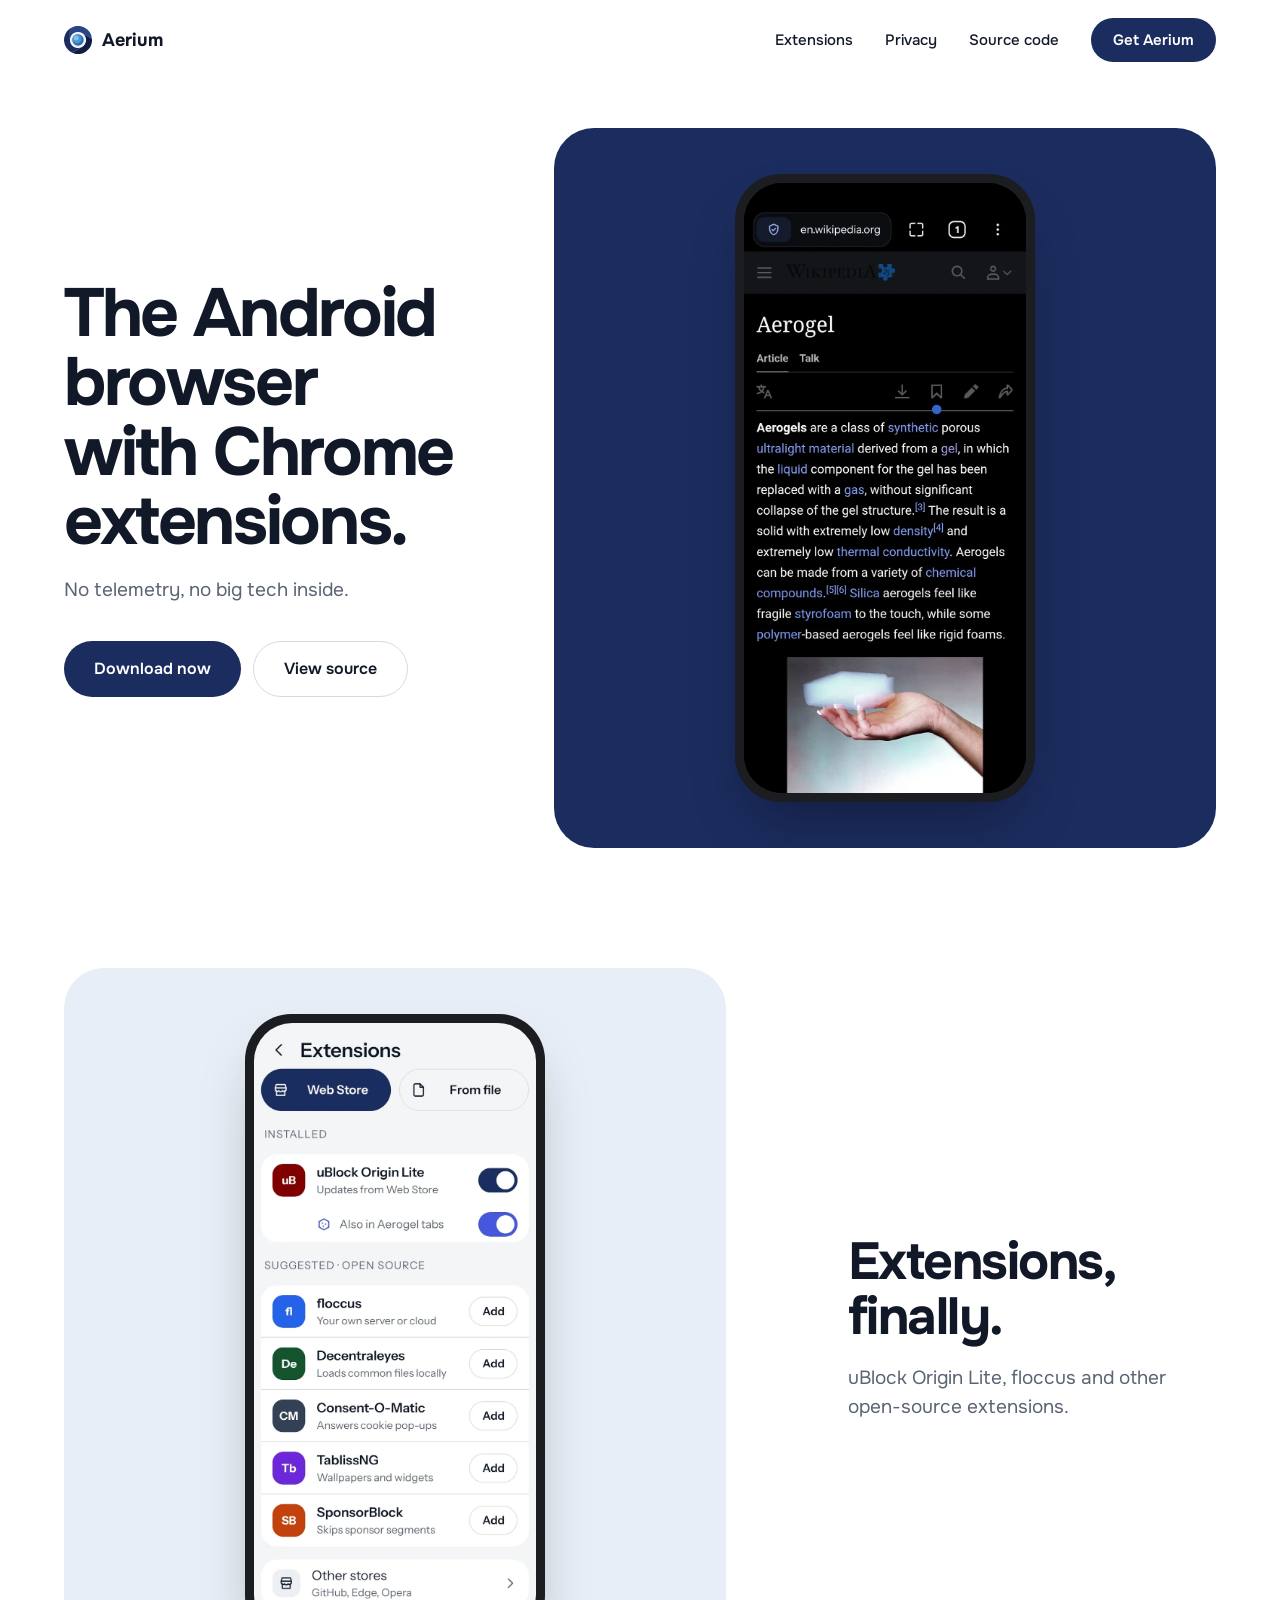
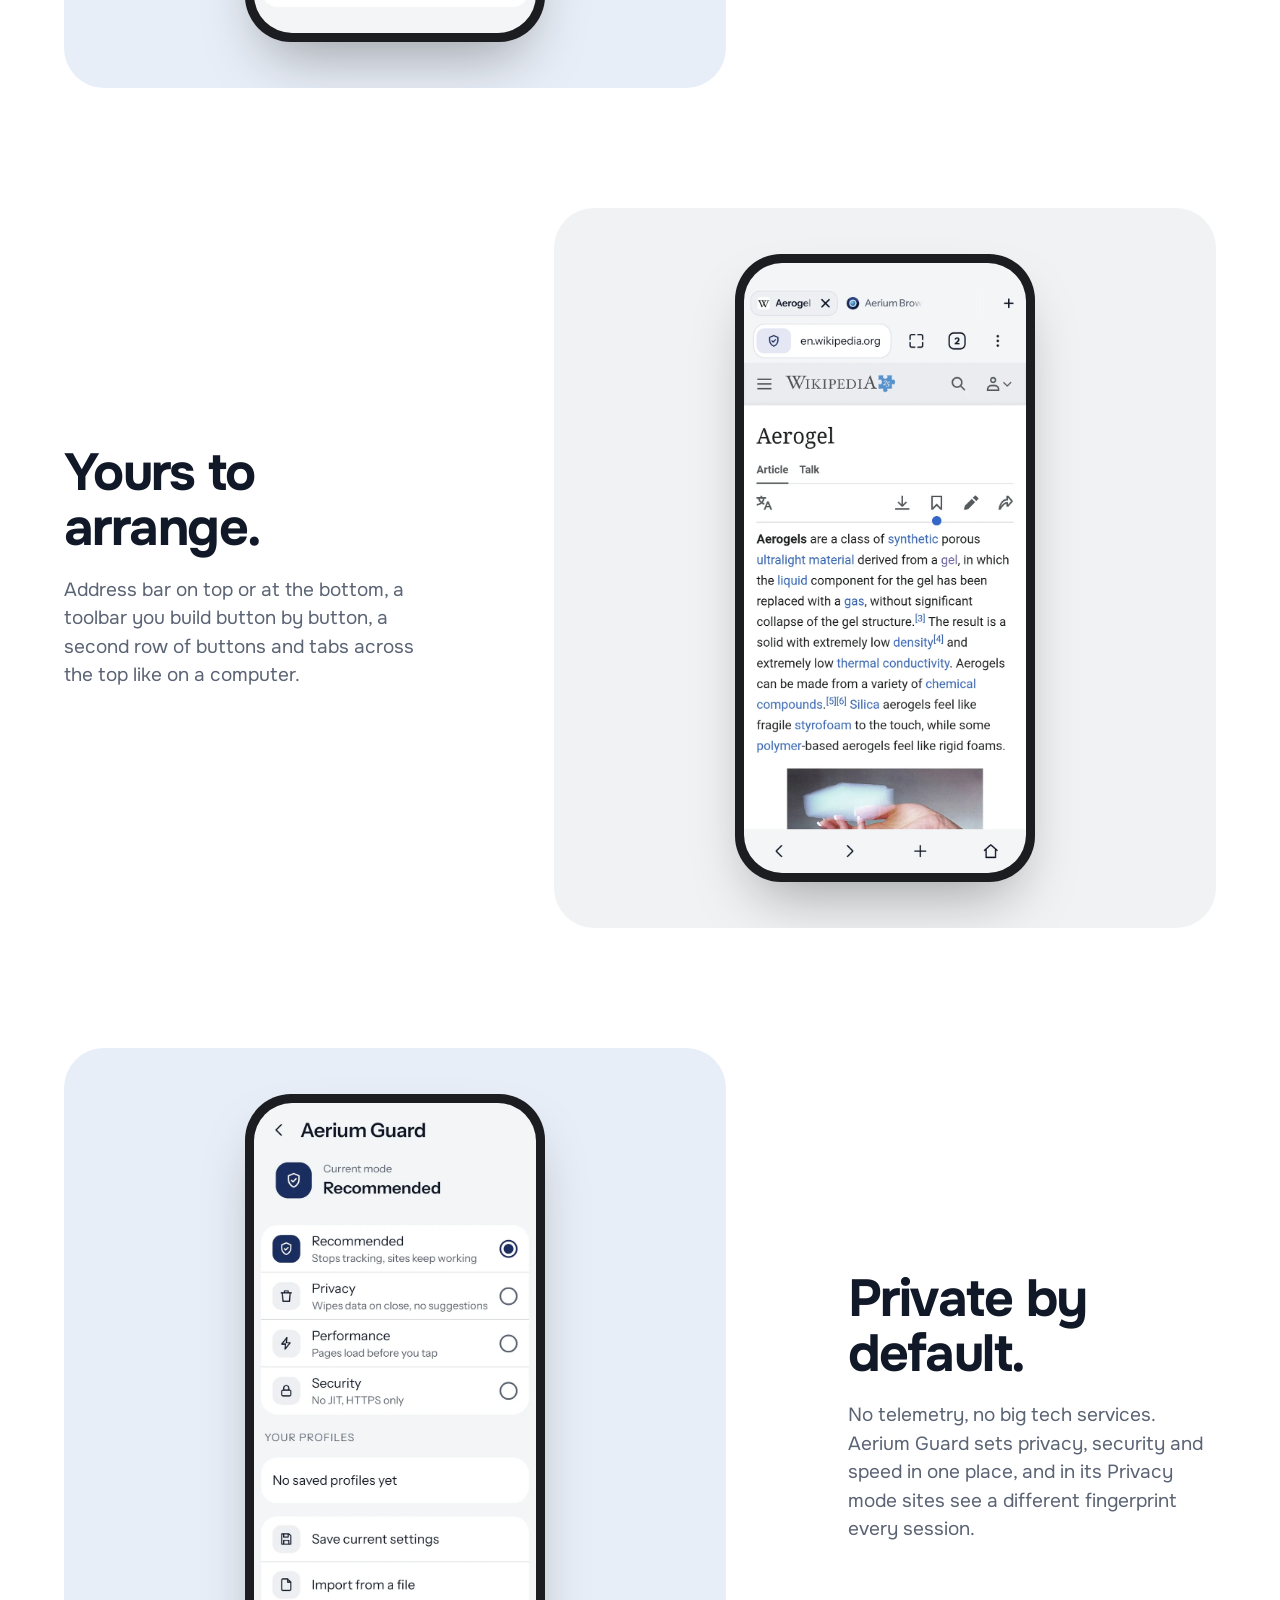
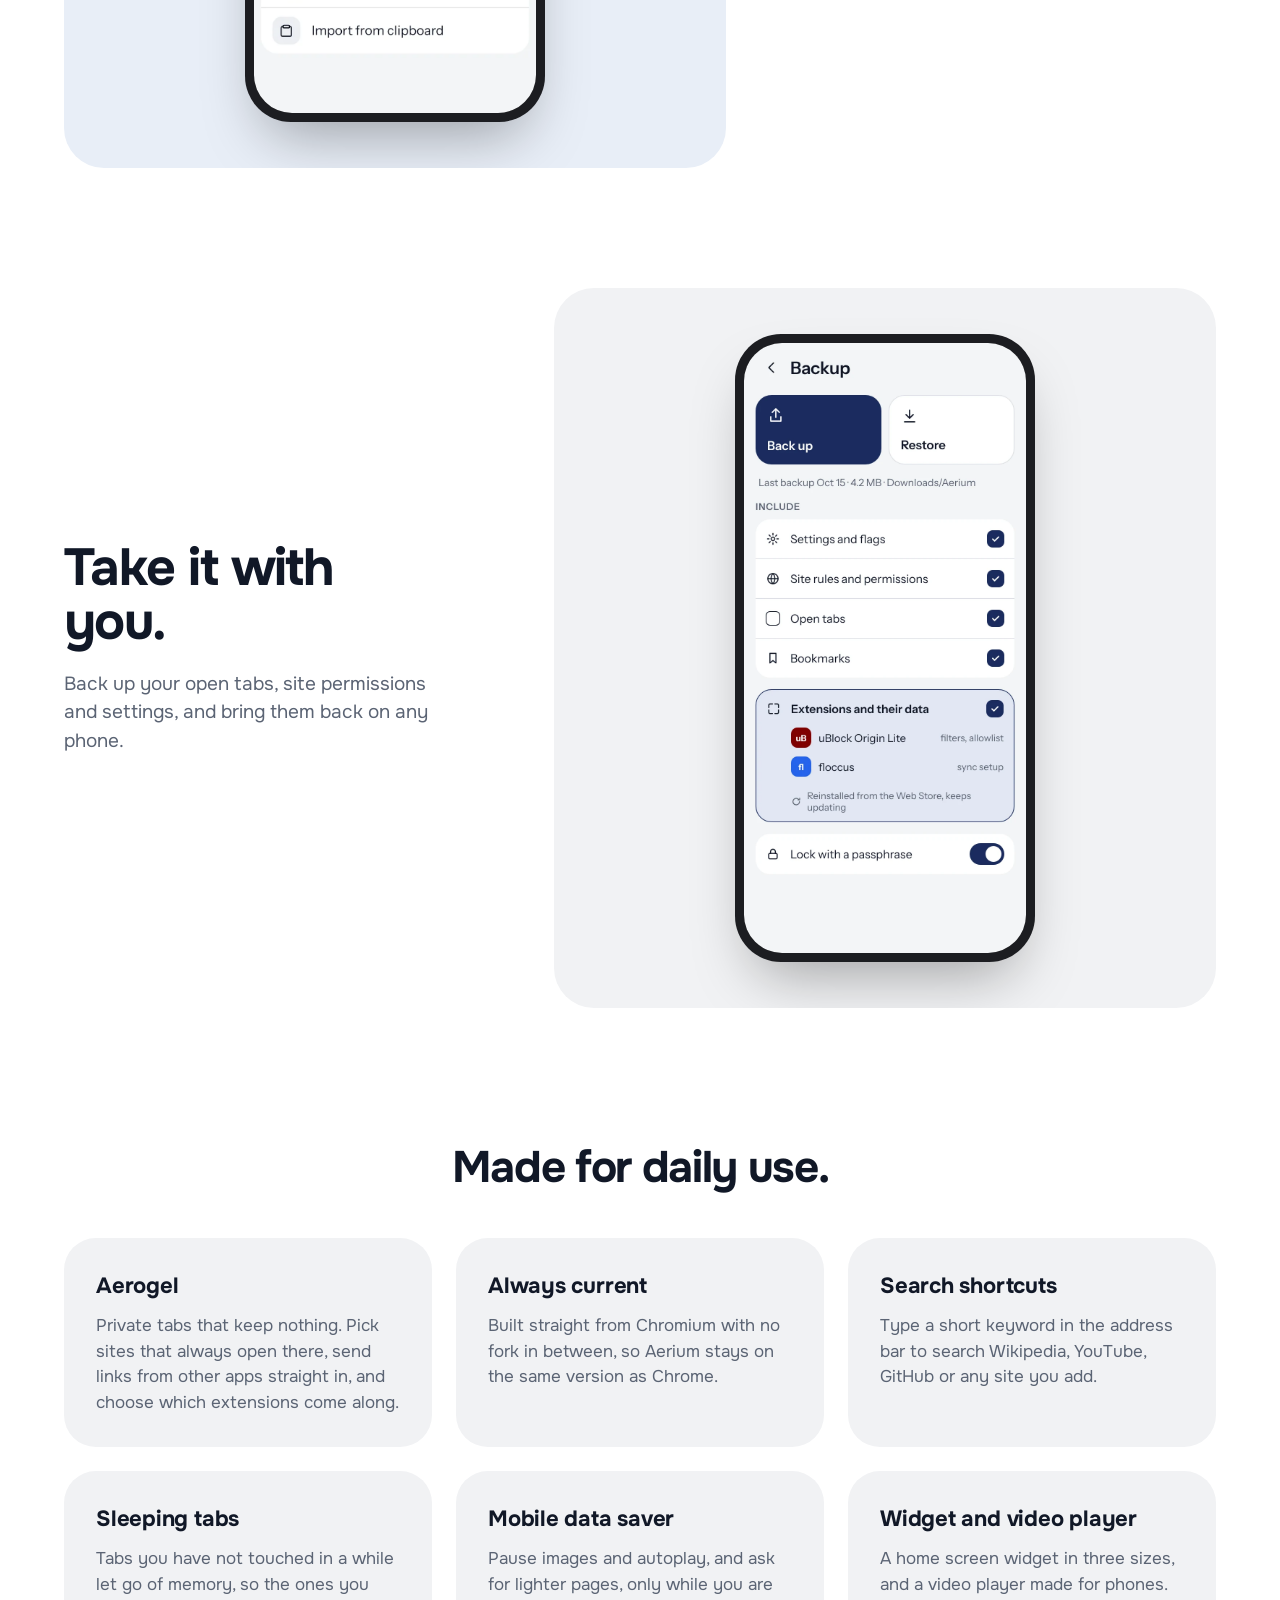
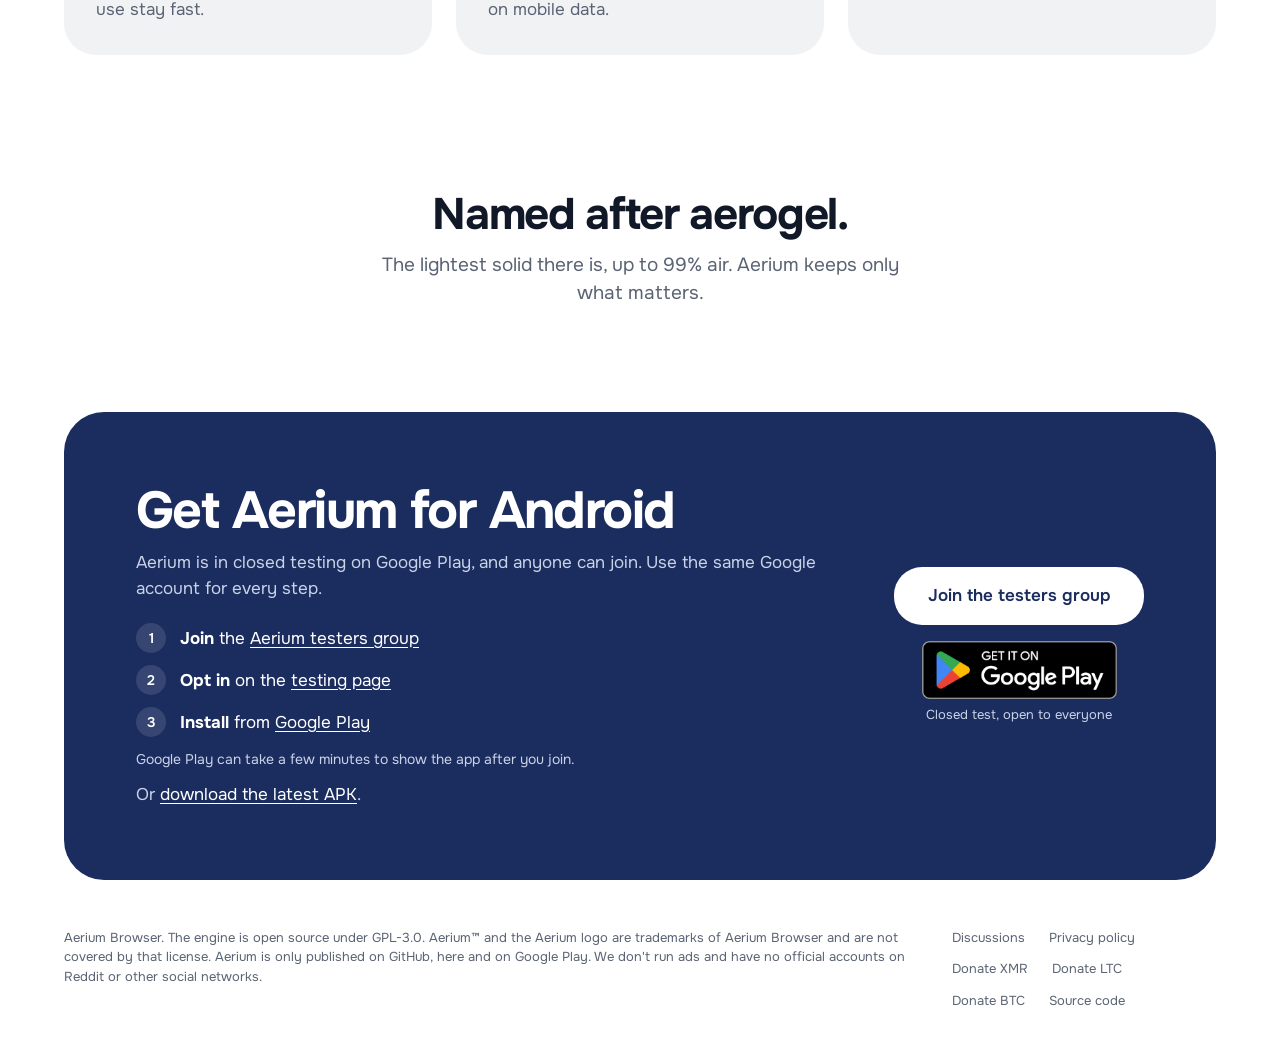
<file: index.html>
<!DOCTYPE html>
<html lang="en">
<head>
<meta charset="UTF-8">
<meta name="viewport" content="width=device-width, initial-scale=1.0">
<title>Aerium Browser: private Android browser with extensions</title>
<meta name="description" content="Free Android browser on an open source engine, with desktop extensions and uBlock Origin Lite built in. No telemetry, no big tech inside.">
<meta name="application-name" content="Aerium">
<meta name="apple-mobile-web-app-title" content="Aerium">
<meta name="theme-color" content="#ffffff" media="(prefers-color-scheme: light)">
<meta name="theme-color" content="#0e1116" media="(prefers-color-scheme: dark)">
<meta property="og:type" content="website">
<meta property="og:site_name" content="Aerium">
<meta property="og:url" content="https://aeriumbrowser.com/">
<meta property="og:title" content="Aerium Browser: private Android browser with extensions">
<meta property="og:description" content="Desktop extensions on Android. No telemetry, no big tech inside.">
<meta property="og:image" content="https://aeriumbrowser.com/brand/social-card.png">
<meta property="og:image:width" content="1200">
<meta property="og:image:height" content="630">
<meta property="og:image:alt" content="Aerium logo with the text: private Android browser with desktop extensions and uBlock Origin Lite">
<meta name="twitter:card" content="summary_large_image">
<meta name="twitter:title" content="Aerium Browser: private Android browser with extensions">
<meta name="twitter:description" content="Desktop extensions on Android. No telemetry, no big tech inside.">
<meta name="twitter:image" content="https://aeriumbrowser.com/brand/social-card.png">
<meta name="robots" content="index, follow, max-image-preview:large, max-snippet:-1">
<link rel="canonical" href="https://aeriumbrowser.com/">
<meta name="color-scheme" content="light dark">
<link rel="icon" href="/favicon.ico" sizes="48x48">
<link rel="icon" href="/favicon.svg" type="image/svg+xml">
<link rel="icon" href="/favicon-96.png" type="image/png" sizes="96x96">
<link rel="apple-touch-icon" href="/apple-touch-icon.png">
<link rel="manifest" href="/site.webmanifest">
<link rel="preload" href="/fonts/onest-latin.woff2" as="font" type="font/woff2" crossorigin>
<script>document.documentElement.classList.add("js")</script>
<script type="application/ld+json">
{
  "@context": "https://schema.org",
  "@graph": [
    {
      "@type": "WebSite",
      "@id": "https://aeriumbrowser.com/#website",
      "name": "Aerium",
      "alternateName": [
        "Aerium Browser",
        "aeriumbrowser.com"
      ],
      "url": "https://aeriumbrowser.com/",
      "inLanguage": "en",
      "publisher": {
        "@id": "https://aeriumbrowser.com/#org"
      }
    },
    {
      "@type": "Organization",
      "@id": "https://aeriumbrowser.com/#org",
      "name": "Aerium Browser",
      "url": "https://aeriumbrowser.com/",
      "logo": "https://aeriumbrowser.com/icon-512.png",
      "sameAs": [
        "https://github.com/aerium-browser"
      ]
    },
    {
      "@type": "SoftwareApplication",
      "@id": "https://aeriumbrowser.com/#app",
      "name": "Aerium",
      "alternateName": "Aerium Browser",
      "url": "https://aeriumbrowser.com/",
      "image": "https://aeriumbrowser.com/icon-512.png",
      "screenshot": [
        "https://aeriumbrowser.com/shots/browse-black.webp",
        "https://aeriumbrowser.com/shots/extensions.webp",
        "https://aeriumbrowser.com/shots/tabs-toolbar.webp",
        "https://aeriumbrowser.com/shots/settings-guard.webp",
        "https://aeriumbrowser.com/shots/settings-backup.webp"
      ],
      "applicationCategory": "BrowserApplication",
      "operatingSystem": "Android",
      "processorRequirements": "arm64",
      "description": "Aerium is a free Android browser on an open source Chromium engine that runs desktop extensions, with no telemetry and no big tech services.",
      "featureList": [
        "Desktop extensions from the Chrome Web Store",
        "uBlock Origin Lite ad blocking",
        "No telemetry",
        "True black dark mode",
        "Aerium Guard privacy, security and speed options",
        "Backup and restore of tabs, site permissions and settings",
        "Background media playback",
        "Address bar on top or at the bottom, with a toolbar you build yourself",
        "Desktop style tabs",
        "Per-site cookie and data clearing rules"
      ],
      "isAccessibleForFree": true,
      "license": "https://github.com/aerium-browser/aerium-browser-core/blob/main/LICENSE",
      "creator": {
        "@id": "https://aeriumbrowser.com/#org"
      },
      "offers": {
        "@type": "Offer",
        "price": "0",
        "priceCurrency": "USD"
      },
      "downloadUrl": [
        "https://play.google.com/store/apps/details?id=com.aeriumbrowser.android",
        "https://github.com/aerium-browser/aerium-browser-core/releases/latest"
      ],
      "sameAs": [
        "https://github.com/aerium-browser/aerium-browser-core",
        "https://play.google.com/store/apps/details?id=com.aeriumbrowser.android",
        "https://alternativeto.net/software/aerium-browser/about/"
      ]
    }
  ]
}
</script>
<style>
 @font-face{font-family:"Onest"; font-style:normal; font-weight:100 900; font-display:swap; src:url(/fonts/onest-latin.woff2) format("woff2"); unicode-range:U+0000-00FF,U+0131,U+0152-0153,U+02BB-02BC,U+02C6,U+02DA,U+02DC,U+0304,U+0308,U+0329,U+2000-206F,U+20AC,U+2122,U+2191,U+2193,U+2212,U+2215,U+FEFF,U+FFFD}
 @font-face{font-family:"Onest"; font-style:normal; font-weight:100 900; font-display:swap; src:url(/fonts/onest-latin-ext.woff2) format("woff2"); unicode-range:U+0100-02BA,U+02BD-02C5,U+02C7-02CC,U+02CE-02D7,U+02DD-02FF,U+0304,U+0308,U+0329,U+1D00-1DBF,U+1E00-1E9F,U+1EF2-1EFF,U+2020,U+20A0-20AB,U+20AD-20C0,U+2113,U+2C60-2C7F,U+A720-A7FF}
 :root{
  --bg:#ffffff; --fg:#111827; --dim:#5b6474; --line:#d5d9e0;
  --navy:#1b2c5e; --on-navy:#ffffff; --on-navy-dim:#c9d3e8;
  --panel-a:#e8eef7; --panel-b:#f1f2f4;
 }
 @media (prefers-color-scheme:dark){
  :root{
   --bg:#0e1116; --fg:#eef1f6; --dim:#a3abba; --line:#2a303b;
   --navy:#22386f; --on-navy-dim:#c9d3e8;
   --panel-a:#16202f; --panel-b:#171a20;
  }
 }
 *{box-sizing:border-box}
 html{scroll-behavior:smooth; scrollbar-width:thin; scrollbar-color:rgba(128,128,128,.4) transparent}
 ::-webkit-scrollbar{width:8px; height:8px; background:transparent}
 ::-webkit-scrollbar-track{background:transparent}
 ::-webkit-scrollbar-thumb{background:rgba(128,128,128,.4); border-radius:8px; border:2px solid transparent; background-clip:content-box}
 ::-webkit-scrollbar-thumb:hover{background-color:rgba(128,128,128,.65)}
 body{margin:0; background:var(--bg); color:var(--fg); font-family:"Onest",system-ui,-apple-system,"Segoe UI",sans-serif; line-height:1.5; -webkit-font-smoothing:antialiased}
 a{color:inherit}
 img{max-width:100%}
 .wrap{max-width:1440px; margin:0 auto; padding:0 64px}

 header{height:80px; display:flex; align-items:center; justify-content:space-between}
 .brand{display:flex; align-items:center; gap:10px; text-decoration:none; font-size:18px; font-weight:700}
 nav{display:flex; align-items:center; gap:32px; font-size:15px; font-weight:500}
 nav a{text-decoration:none}
 header nav a:not(.pill):hover{color:var(--dim)}

 .pill{display:inline-flex; align-items:center; justify-content:center; height:44px; padding:0 22px; border-radius:22px; background:var(--navy); color:var(--on-navy); font-weight:600; text-decoration:none; white-space:nowrap}
 .btn{display:inline-flex; align-items:center; justify-content:center; height:56px; padding:0 30px; border-radius:28px; font-size:16px; font-weight:600; text-decoration:none; white-space:nowrap; transition:opacity .15s}
 .btn:hover{opacity:.88}
 .btn-primary{background:var(--navy); color:var(--on-navy)}
 .btn-ghost{border:1px solid var(--line)}
 .btn-light{background:#ffffff; color:#1b2c5e; height:58px; padding:0 34px; font-size:17px}
 .ctas{display:flex; gap:12px; margin-top:36px}

 .row{display:grid; grid-template-columns:repeat(12,minmax(0,1fr)); column-gap:24px; align-items:center; padding-top:120px}
 .row.hero{padding-top:48px}
 .row .text{grid-column:span 4}
 .row.hero .text{grid-column:span 5}
 .row .panel{grid-column:6 / span 7}
 .row.flip .panel{grid-column:1 / span 7; grid-row:1}
 .row.flip .text{grid-column:9 / span 4}
 h1{margin:0; font-size:68px; font-weight:700; line-height:1.02; letter-spacing:-.035em; text-wrap:balance}
 h2{margin:0; font-size:52px; font-weight:700; line-height:1.05; letter-spacing:-.03em}
 .lead{margin:24px 0 0; font-size:20px; color:var(--dim)}
 .row p{margin:20px 0 0; font-size:19px; color:var(--dim)}

 .panel{height:720px; border-radius:40px; display:flex; align-items:center; justify-content:center; overflow:hidden}
 .panel.navy{background:var(--navy)}
 .panel.a{background:var(--panel-a)}
 .panel.b{background:var(--panel-b)}
 .phone{width:300px; padding:9px; border-radius:46px; background:#1c1d21; box-shadow:0 30px 60px -20px rgba(0,0,0,.35)}
 .phone img{display:block; width:282px; height:610px; object-fit:cover; object-position:top; border-radius:38px; background:#000}

 .more{padding-top:136px}
 .more h2{font-size:44px; text-align:center}
 .more .grid{display:grid; grid-template-columns:repeat(3,minmax(0,1fr)); gap:24px; margin-top:48px}
 .more .card{padding:32px; border-radius:32px; background:var(--panel-b)}
 .more h3{margin:0; font-size:22px; font-weight:700; letter-spacing:-.01em}
 .more p{margin:10px 0 0; font-size:17px; color:var(--dim)}

 .aerogel{padding-top:136px; text-align:center}
 .aerogel h2{font-size:44px}
 .aerogel p{margin:14px auto 0; max-width:520px; font-size:19px; color:var(--dim)}

 .get{margin-top:104px; padding:72px; border-radius:40px; background:var(--navy); color:var(--on-navy); display:flex; align-items:center; justify-content:space-between; gap:32px}
 .get p{margin:12px 0 0; font-size:17px; color:var(--on-navy-dim)}
 .get .steps{list-style:none; margin:22px 0 0; padding:0; display:flex; flex-direction:column; gap:12px; font-size:17px; color:var(--on-navy)}
 .get .steps li{display:flex; align-items:center; gap:14px}
 .get .steps span{flex:none; width:30px; height:30px; border-radius:50%; display:grid; place-items:center; background:rgba(255,255,255,.12); font-size:14px; font-weight:600}
 .get .steps a{color:var(--on-navy); text-decoration:underline; text-underline-offset:3px}
 .get .steps a:hover{color:#ffffff}
 .get .note{font-size:14px}
 .get .apk a{color:var(--on-navy); text-decoration:underline; text-underline-offset:3px}
 .get .apk a:hover{color:#ffffff}
 .get .side{display:flex; flex-direction:column; align-items:center; gap:16px; flex-shrink:0}
 .play{display:flex; flex-direction:column; align-items:center; gap:6px; font-size:13px; color:var(--on-navy-dim)}
 .play img{display:block; width:195px; height:58px}
 .play span a{color:var(--on-navy)}

 footer{padding:48px 0 40px; display:flex; justify-content:space-between; gap:24px; font-size:13px; color:var(--dim)}
 footer nav{gap:12px 24px; flex-wrap:wrap; font-size:13px; font-weight:400}
 footer nav a:hover{color:var(--fg)}

 html.js .row .text, html.js .row .panel, html.js .aerogel, html.js .get{opacity:0; transform:translateY(40px); transition:opacity .9s cubic-bezier(.2,.7,.2,1), transform .9s cubic-bezier(.2,.7,.2,1)}
 html.js .row .panel{transition-delay:.12s}
 html.js .row .text.in, html.js .row .panel.in, html.js .aerogel.in, html.js .get.in{opacity:1; transform:none}
 @supports (animation-timeline: view()){
  .row:not(.hero) .phone{animation:phone-rise linear both; animation-timeline:view(); animation-range:entry 0% cover 50%}
  .hero .phone{animation:phone-drift linear both; animation-timeline:scroll(root); animation-range:0 100vh}
 }
 @keyframes phone-rise{from{transform:translateY(90px) scale(.94)} to{transform:none}}
 @keyframes phone-drift{from{transform:none} to{transform:translateY(-40px)}}
 @media (prefers-reduced-motion:reduce){
  html{scroll-behavior:auto}
  html.js .row .text, html.js .row .panel, html.js .aerogel, html.js .get{opacity:1; transform:none; transition:none}
  .phone{animation:none !important}
 }

 @media (max-width:1100px){
  .more .grid{grid-template-columns:repeat(2,minmax(0,1fr))}
  h1{font-size:56px}
  h2{font-size:44px}
  .panel{height:680px}
 }
 @media (max-width:900px){
  .wrap{padding:0 24px}
  header{height:60px}
  header nav a:not(.pill){display:none}
  .row, .row.flip{display:flex; flex-direction:column; align-items:stretch; padding-top:64px}
  .row.hero{padding-top:32px}
  .row .panel, .row.flip .panel{margin:28px -8px 0; height:680px; border-radius:32px}
  .row.flip .text{order:-1}
  h1{font-size:40px; line-height:1.05}
  h2{font-size:32px}
  .lead, .row p{font-size:17px; margin-top:14px}
  .ctas{flex-direction:column; margin-top:28px}
  .btn{height:52px}
  .more{padding-top:64px}
  .more h2{font-size:32px; text-align:left}
  .more .grid{grid-template-columns:1fr; gap:12px; margin-top:28px}
  .more .card{padding:24px; border-radius:24px}
  .more h3{font-size:19px}
  .more p{font-size:15px}
  .aerogel{padding-top:64px; text-align:left}
  .aerogel h2{font-size:32px}
  .aerogel p{margin-left:0; font-size:17px}
  .get{margin:56px -8px 0; padding:40px 24px; border-radius:28px; flex-direction:column; align-items:stretch}
  .get h2{font-size:30px}
  .get p{font-size:15px}
  .get .steps{font-size:15px}
  .get .side{align-items:stretch}
  .play img{width:175px; height:52px}
  .btn-light{height:52px}
  footer{flex-direction:column-reverse; padding:32px 0}
 }
</style>
</head>
<body>
<div class="wrap">

<header>
 <a class="brand" href="/">
  <svg width="28" height="28" viewBox="0 0 512 512" aria-hidden="true"><path d="M330 384.17 149.1 488.61A256 256 0 0 1 108 47.12L108 256A148 148 0 0 0 330 384.17Z" fill="#1B2C5E"/><path d="M108 256 108 47.12A256 256 0 0 1 510.9 232.27L330 127.83A148 148 0 0 0 108 256Z" fill="#2A4485"/><path d="M330 127.83 510.9 232.27A256 256 0 0 1 149.1 488.61L330 384.17A148 148 0 0 0 330 127.83Z" fill="#111C42"/><circle cx="256" cy="256" r="134" fill="#E9F1FB"/><circle cx="256" cy="256" r="104" fill="#2C6BAE"/><circle cx="238" cy="236" r="82" fill="#4C97CF"/><circle cx="222" cy="218" r="46" fill="#7FC4E4"/></svg>
  Aerium
 </a>
 <nav>
  <a href="#extensions">Extensions</a>
  <a href="#privacy">Privacy</a>
  <a href="https://github.com/aerium-browser/aerium-browser-core">Source code</a>
  <a class="pill" href="#download">Get Aerium</a>
 </nav>
</header>

<main>
<section class="row hero">
 <div class="text">
  <h1>The Android browser with Chrome extensions.</h1>
  <p class="lead">No telemetry, no big tech inside.</p>
  <div class="ctas">
   <a class="btn btn-primary" href="#download">Download now</a>
   <a class="btn btn-ghost" href="https://github.com/aerium-browser/aerium-browser-core">View source</a>
  </div>
 </div>
 <div class="panel navy">
  <div class="phone"><img src="/shots/browse-black.webp" width="282" height="610" alt="Aerium in the true black theme, showing a Wikipedia article with the address bar on top"></div>
 </div>
</section>

<section class="row flip" id="extensions">
 <div class="panel a">
  <div class="phone"><img src="/shots/extensions.webp" width="282" height="610" loading="lazy" alt="Aerium extensions screen with uBlock Origin Lite installed, the Aerogel switch and open source suggestions"></div>
 </div>
 <div class="text">
  <h2>Extensions, finally.</h2>
  <p>uBlock Origin Lite, floccus and other open-source extensions.</p>
 </div>
</section>

<section class="row" id="yours">
 <div class="text">
  <h2>Yours to arrange.</h2>
  <p>Address bar on top or at the bottom, a toolbar you build button by button, a second row of buttons and tabs across the top like on a computer.</p>
 </div>
 <div class="panel b">
  <div class="phone"><img src="/shots/tabs-toolbar.webp" width="282" height="610" loading="lazy" alt="Aerium with desktop style tabs across the top, the address bar and a second row of back, forward, new tab and home buttons"></div>
 </div>
</section>

<section class="row flip" id="privacy">
 <div class="panel a">
  <div class="phone"><img src="/shots/settings-guard.webp" width="282" height="610" loading="lazy" alt="Aerium Guard with the Recommended, Privacy, Performance and Security modes and saved profiles"></div>
 </div>
 <div class="text">
  <h2>Private by default.</h2>
  <p>No telemetry, no big tech services. Aerium Guard sets privacy, security and speed in one place, and in its Privacy mode sites see a different fingerprint every session.</p>
 </div>
</section>

<section class="row">
 <div class="text">
  <h2>Take it with you.</h2>
  <p>Back up your open tabs, site permissions and settings, and bring them back on any phone.</p>
 </div>
 <div class="panel b">
  <div class="phone"><img src="/shots/settings-backup.webp" width="282" height="610" loading="lazy" alt="Aerium backup and restore with settings, site rules, tabs, bookmarks and extensions"></div>
 </div>
</section>

<section class="more" id="more">
 <h2>Made for daily use.</h2>
 <div class="grid">
  <div class="card"><h3>Aerogel</h3><p>Private tabs that keep nothing. Pick sites that always open there, send links from other apps straight in, and choose which extensions come along.</p></div>
  <div class="card"><h3>Always current</h3><p>Built straight from Chromium with no fork in between, so Aerium stays on the same version as Chrome.</p></div>
  <div class="card"><h3>Search shortcuts</h3><p>Type a short keyword in the address bar to search Wikipedia, YouTube, GitHub or any site you add.</p></div>
  <div class="card"><h3>Sleeping tabs</h3><p>Tabs you have not touched in a while let go of memory, so the ones you use stay fast.</p></div>
  <div class="card"><h3>Mobile data saver</h3><p>Pause images and autoplay, and ask for lighter pages, only while you are on mobile data.</p></div>
  <div class="card"><h3>Widget and video player</h3><p>A home screen widget in three sizes, and a video player made for phones.</p></div>
 </div>
</section>

<section class="aerogel" id="story">
 <h2>Named after aerogel.</h2>
 <p>The lightest solid there is, up to 99% air. Aerium keeps only what matters.</p>
</section>

<section class="get" id="download">
 <div>
  <h2>Get Aerium for Android</h2>
  <p>Aerium is in closed testing on Google Play, and anyone can join. Use the same Google account for every step.</p>
  <ol class="steps">
   <li><span>1</span><div><b>Join</b> the <a href="https://groups.google.com/g/aeriumbrowser">Aerium testers group</a></div></li>
   <li><span>2</span><div><b>Opt in</b> on the <a href="https://play.google.com/apps/testing/com.aeriumbrowser.android">testing page</a></div></li>
   <li><span>3</span><div><b>Install</b> from <a href="https://play.google.com/store/apps/details?id=com.aeriumbrowser.android">Google Play</a></div></li>
  </ol>
  <p class="note">Google Play can take a few minutes to show the app after you join.</p>
  <p class="apk">Or <a href="https://github.com/aerium-browser/aerium-browser-core/releases/latest">download the latest APK</a>.</p>
 </div>
 <div class="side">
  <a class="btn btn-light" href="https://groups.google.com/g/aeriumbrowser">Join the testers group</a>
  <div class="play"><a href="https://play.google.com/store/apps/details?id=com.aeriumbrowser.android"><img src="/brand/google-play.png" width="195" height="58" loading="lazy" alt="Get it on Google Play"></a><span>Closed test, open to everyone</span></div>
 </div>
</section>
</main>

<footer id="support">
 <span>Aerium Browser. The engine is open source under GPL-3.0. Aerium&trade; and the Aerium logo are trademarks of Aerium Browser and are not covered by that license. Aerium is only published on GitHub, here and on Google Play. We don't run ads and have no official accounts on Reddit or other social networks.</span>
 <nav>
  <a href="https://github.com/aerium-browser/aerium-browser-core/discussions">Discussions</a>
  <a href="/privacy/">Privacy policy</a>
  <a href="/donate/xmr/">Donate XMR</a>
  <a href="/donate/ltc/">Donate LTC</a>
  <a href="/donate/btc/">Donate BTC</a>
  <a href="https://github.com/aerium-browser/aerium-browser-core">Source code</a>
 </nav>
</footer>

</div>
<script>
(function () {
  "use strict";
  var revealables = document.querySelectorAll(".row .text, .row .panel, .aerogel, .get");
  if ("IntersectionObserver" in window) {
    var io = new IntersectionObserver(function (entries) {
      entries.forEach(function (e) {
        if (e.isIntersecting) { e.target.classList.add("in"); io.unobserve(e.target); }
      });
    }, { rootMargin: "0px 0px -8% 0px", threshold: 0.12 });
    revealables.forEach(function (el) { io.observe(el); });
  } else {
    revealables.forEach(function (el) { el.classList.add("in"); });
  }

})();
</script>
</body>
</html>
</file>
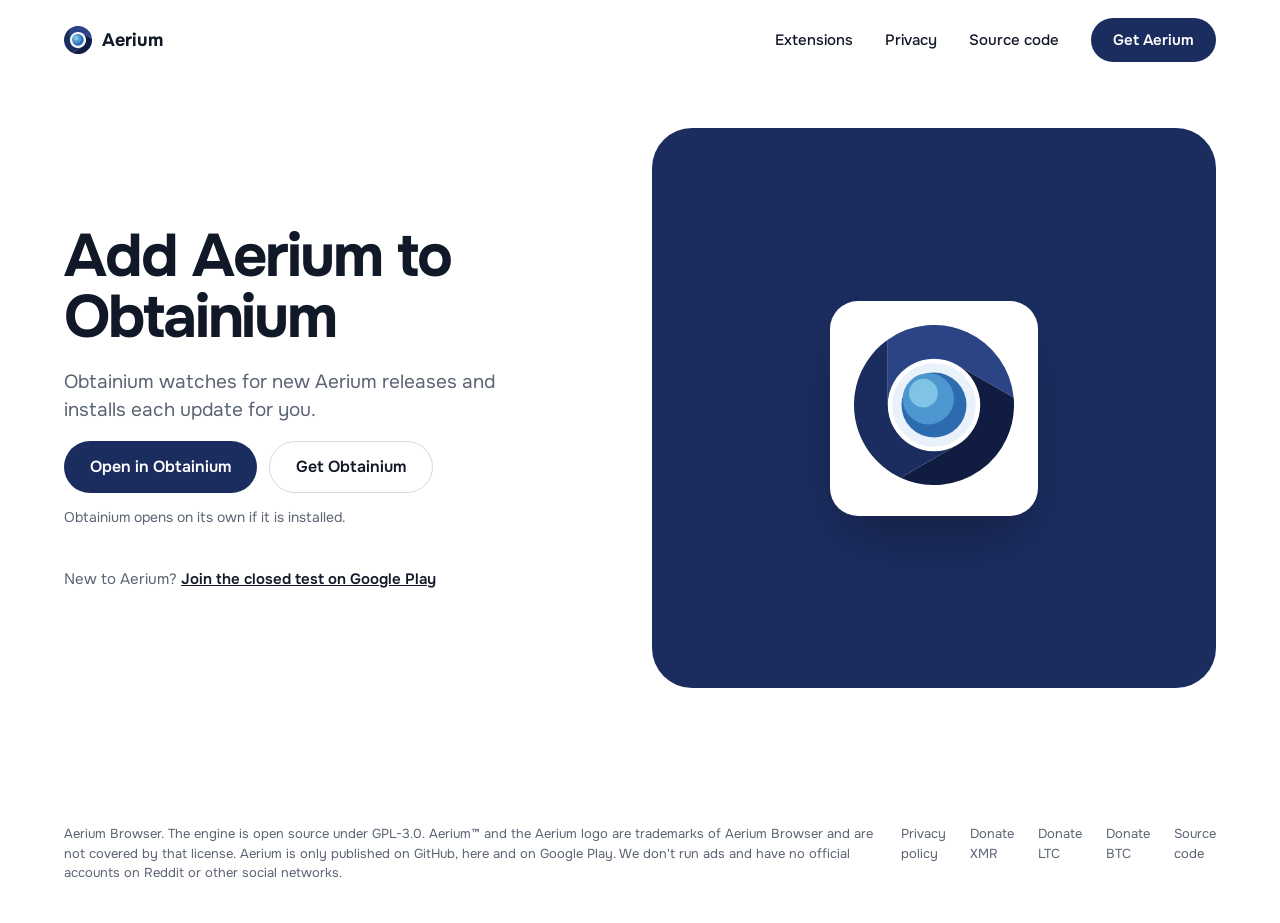
<file: obtainium/index.html>
<!DOCTYPE html>
<html lang="en">
<head>
<meta charset="UTF-8">
<meta name="viewport" content="width=device-width, initial-scale=1.0">
<title>Add Aerium to Obtainium</title>
<meta name="description" content="Track Aerium releases in Obtainium and install every update from one place.">
<meta name="robots" content="index, follow">
<link rel="canonical" href="https://aeriumbrowser.com/obtainium/">
<meta property="og:type" content="website">
<meta property="og:site_name" content="Aerium">
<meta property="og:url" content="https://aeriumbrowser.com/obtainium/">
<meta property="og:title" content="Add Aerium to Obtainium">
<meta property="og:description" content="Track Aerium releases in Obtainium and install every update from one place.">
<meta property="og:image" content="https://aeriumbrowser.com/brand/social-card.png">
<meta property="og:image:width" content="1200">
<meta property="og:image:height" content="630">
<meta name="twitter:card" content="summary_large_image">
<meta name="twitter:title" content="Add Aerium to Obtainium">
<meta name="twitter:description" content="Track Aerium releases in Obtainium and install every update from one place.">
<meta name="twitter:image" content="https://aeriumbrowser.com/brand/social-card.png">
<meta name="color-scheme" content="light dark">
<meta name="theme-color" content="#ffffff" media="(prefers-color-scheme: light)">
<meta name="theme-color" content="#0e1116" media="(prefers-color-scheme: dark)">
<meta http-equiv="refresh" content="0; url=obtainium://app/%7B%22id%22%3A%22com.aeriumbrowser.android%22%2C%22url%22%3A%22https%3A%2F%2Fgithub.com%2Faerium-browser%2Faerium-browser-core%22%2C%22author%22%3A%22aerium-browser%22%2C%22name%22%3A%22Aerium%22%7D">
<link rel="icon" href="/favicon.ico" sizes="48x48">
<link rel="icon" href="/favicon.svg" type="image/svg+xml">
<link rel="apple-touch-icon" href="/apple-touch-icon.png">
<link rel="preload" href="/fonts/onest-latin.woff2" as="font" type="font/woff2" crossorigin>
<link rel="stylesheet" href="/page.css">
</head>
<body>
<div class="wrap">

<header>
 <a class="brand" href="/">
  <svg width="28" height="28" viewBox="0 0 512 512" aria-hidden="true"><path d="M330 384.17 149.1 488.61A256 256 0 0 1 108 47.12L108 256A148 148 0 0 0 330 384.17Z" fill="#1B2C5E"/><path d="M108 256 108 47.12A256 256 0 0 1 510.9 232.27L330 127.83A148 148 0 0 0 108 256Z" fill="#2A4485"/><path d="M330 127.83 510.9 232.27A256 256 0 0 1 149.1 488.61L330 384.17A148 148 0 0 0 330 127.83Z" fill="#111C42"/><circle cx="256" cy="256" r="134" fill="#E9F1FB"/><circle cx="256" cy="256" r="104" fill="#2C6BAE"/><circle cx="238" cy="236" r="82" fill="#4C97CF"/><circle cx="222" cy="218" r="46" fill="#7FC4E4"/></svg>
  Aerium
 </a>
 <nav>
  <a href="/#extensions">Extensions</a>
  <a href="/#privacy">Privacy</a>
  <a href="https://github.com/aerium-browser/aerium-browser-core">Source code</a>
  <a class="pill" href="/#download">Get Aerium</a>
 </nav>
</header>

<main>
 <div class="text">
  <h1>Add Aerium to Obtainium</h1>
  <p class="lead">Obtainium watches for new Aerium releases and installs each update for you.</p>
  <div class="actions">
   <a class="btn btn-primary" href="obtainium://app/%7B%22id%22%3A%22com.aeriumbrowser.android%22%2C%22url%22%3A%22https%3A%2F%2Fgithub.com%2Faerium-browser%2Faerium-browser-core%22%2C%22author%22%3A%22aerium-browser%22%2C%22name%22%3A%22Aerium%22%7D">Open in Obtainium</a>
   <a class="btn btn-ghost" href="https://github.com/ImranR98/Obtainium/releases/latest">Get Obtainium</a>
  </div>
  <p class="hint">Obtainium opens on its own if it is installed.</p>
  <p class="other">New to Aerium? <a href="/#download">Join the closed test on Google Play</a></p>
 </div>
 <div class="panel">
  <div class="qr"><svg width="160" height="160" viewBox="0 0 512 512" aria-hidden="true"><path d="M330 384.17 149.1 488.61A256 256 0 0 1 108 47.12L108 256A148 148 0 0 0 330 384.17Z" fill="#1B2C5E"/><path d="M108 256 108 47.12A256 256 0 0 1 510.9 232.27L330 127.83A148 148 0 0 0 108 256Z" fill="#2A4485"/><path d="M330 127.83 510.9 232.27A256 256 0 0 1 149.1 488.61L330 384.17A148 148 0 0 0 330 127.83Z" fill="#111C42"/><circle cx="256" cy="256" r="134" fill="#E9F1FB"/><circle cx="256" cy="256" r="104" fill="#2C6BAE"/><circle cx="238" cy="236" r="82" fill="#4C97CF"/><circle cx="222" cy="218" r="46" fill="#7FC4E4"/></svg></div>
 </div>
</main>

<footer>
 <span>Aerium Browser. The engine is open source under GPL-3.0. Aerium&trade; and the Aerium logo are trademarks of Aerium Browser and are not covered by that license. Aerium is only published on GitHub, here and on Google Play. We don't run ads and have no official accounts on Reddit or other social networks.</span>
 <nav>
  <a href="/privacy/">Privacy policy</a>
  <a href="/donate/xmr/">Donate XMR</a>
  <a href="/donate/ltc/">Donate LTC</a>
  <a href="/donate/btc/">Donate BTC</a>
  <a href="https://github.com/aerium-browser/aerium-browser-core">Source code</a>
 </nav>
</footer>

</div>
</body>
</html>
</file>
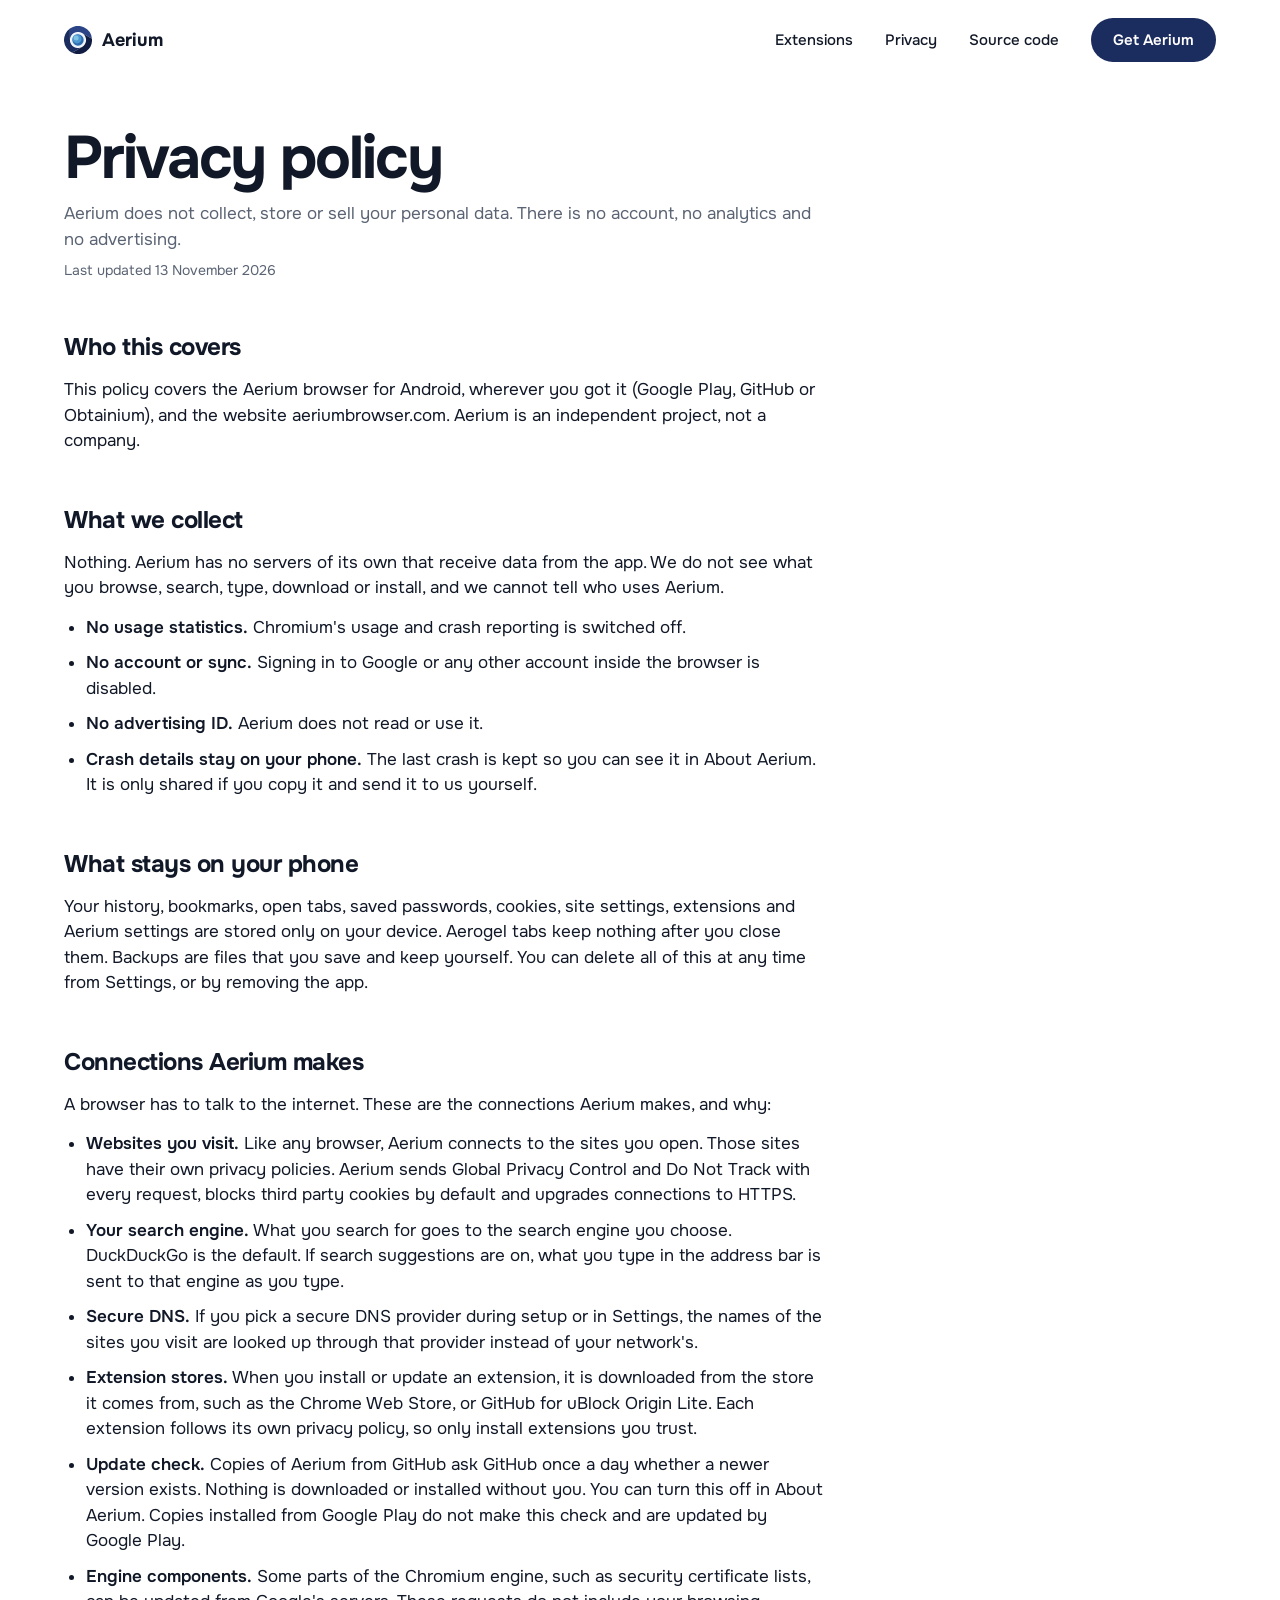
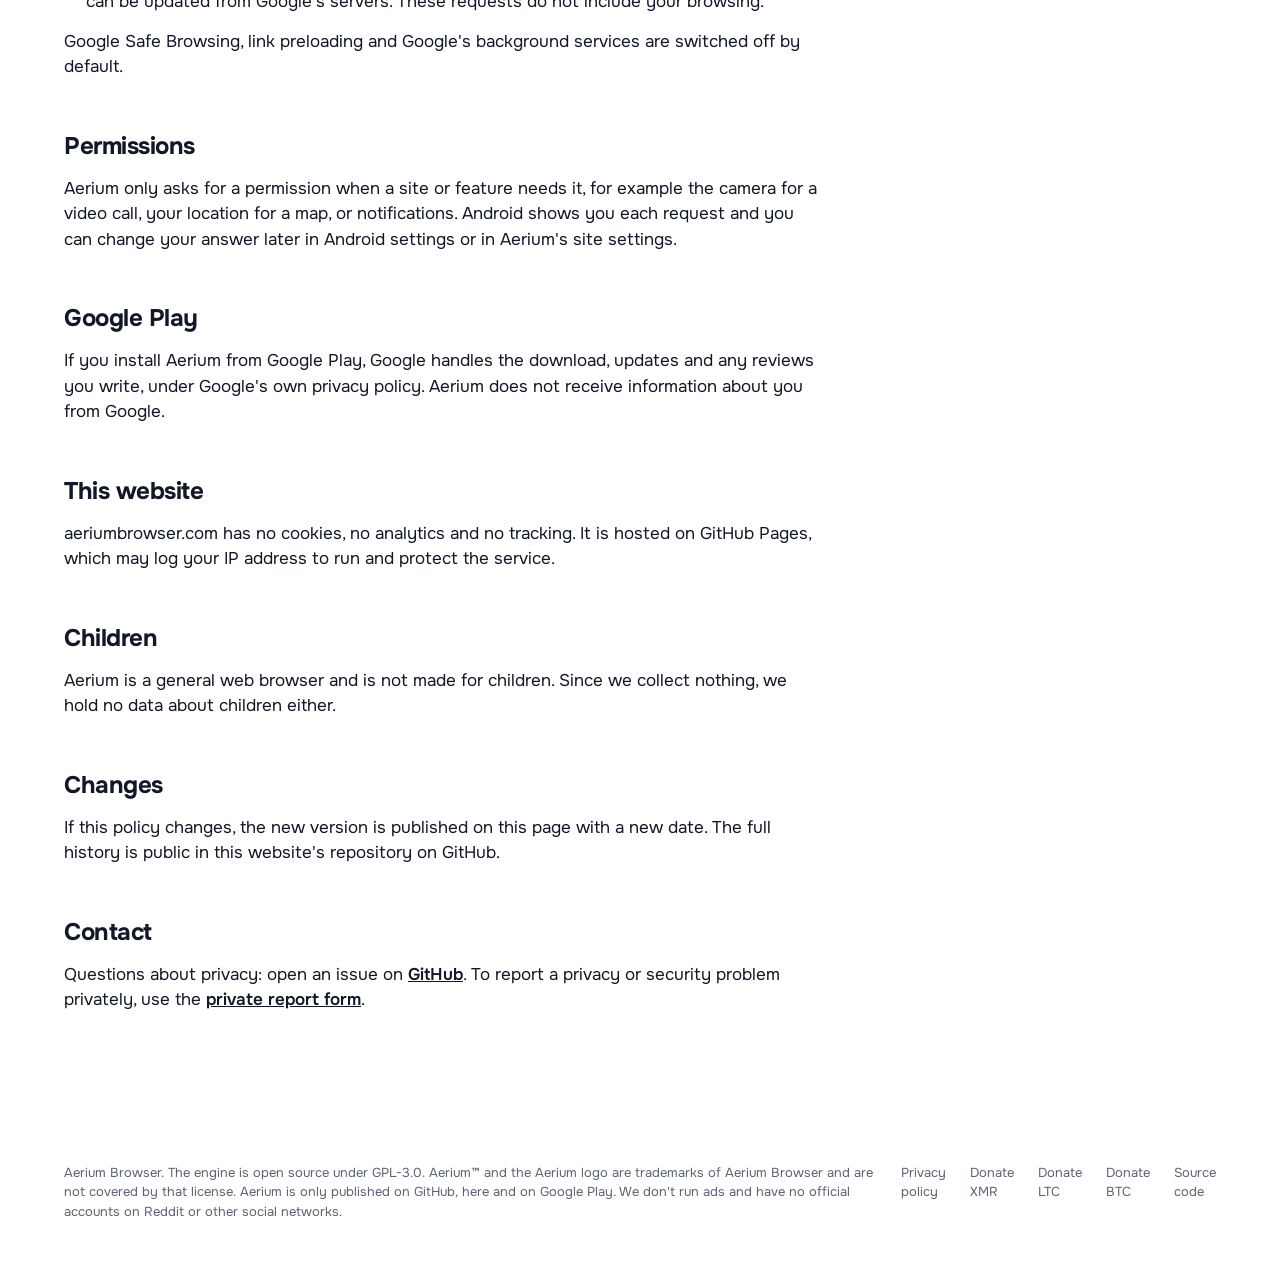
<file: privacy/index.html>
<!DOCTYPE html>
<html lang="en">
<head>
<meta charset="UTF-8">
<meta name="viewport" content="width=device-width, initial-scale=1.0">
<title>Privacy policy</title>
<meta name="description" content="What the Aerium browser and this website collect, which is nothing, and every connection the app makes.">
<meta name="robots" content="index, follow">
<link rel="canonical" href="https://aeriumbrowser.com/privacy/">
<meta property="og:type" content="website">
<meta property="og:site_name" content="Aerium">
<meta property="og:url" content="https://aeriumbrowser.com/privacy/">
<meta property="og:title" content="Privacy policy">
<meta property="og:description" content="What the Aerium browser and this website collect, which is nothing, and every connection the app makes.">
<meta property="og:image" content="https://aeriumbrowser.com/brand/social-card.png">
<meta property="og:image:width" content="1200">
<meta property="og:image:height" content="630">
<meta name="twitter:card" content="summary_large_image">
<meta name="twitter:title" content="Privacy policy">
<meta name="twitter:description" content="What the Aerium browser and this website collect, which is nothing, and every connection the app makes.">
<meta name="twitter:image" content="https://aeriumbrowser.com/brand/social-card.png">
<meta name="color-scheme" content="light dark">
<meta name="theme-color" content="#ffffff" media="(prefers-color-scheme: light)">
<meta name="theme-color" content="#0e1116" media="(prefers-color-scheme: dark)">
<link rel="icon" href="/favicon.ico" sizes="48x48">
<link rel="icon" href="/favicon.svg" type="image/svg+xml">
<link rel="apple-touch-icon" href="/apple-touch-icon.png">
<link rel="preload" href="/fonts/onest-latin.woff2" as="font" type="font/woff2" crossorigin>
<link rel="stylesheet" href="/page.css">
<style>
.doc{display:block; max-width:760px; padding:48px 0 96px}
.doc h1{margin-bottom:12px}
.doc .lead{margin-bottom:8px}
.doc .date{font-size:14px; color:var(--dim); margin:0 0 40px}
.doc h2{font-size:24px; letter-spacing:-.02em; margin:48px 0 12px}
.doc p,.doc li{font-size:17px}
.doc p{margin:0 0 14px}
.doc ul{margin:0 0 14px; padding-left:22px}
.doc li{margin:0 0 10px}
.doc li b{font-weight:600}
.doc a{font-weight:600}
@media (max-width:900px){.doc{padding:32px 0 56px}.doc p,.doc li{font-size:16px}.doc h2{font-size:21px}}
</style>
</head>
<body>
<div class="wrap">

<header>
 <a class="brand" href="/">
  <svg width="28" height="28" viewBox="0 0 512 512" aria-hidden="true"><path d="M330 384.17 149.1 488.61A256 256 0 0 1 108 47.12L108 256A148 148 0 0 0 330 384.17Z" fill="#1B2C5E"/><path d="M108 256 108 47.12A256 256 0 0 1 510.9 232.27L330 127.83A148 148 0 0 0 108 256Z" fill="#2A4485"/><path d="M330 127.83 510.9 232.27A256 256 0 0 1 149.1 488.61L330 384.17A148 148 0 0 0 330 127.83Z" fill="#111C42"/><circle cx="256" cy="256" r="134" fill="#E9F1FB"/><circle cx="256" cy="256" r="104" fill="#2C6BAE"/><circle cx="238" cy="236" r="82" fill="#4C97CF"/><circle cx="222" cy="218" r="46" fill="#7FC4E4"/></svg>
  Aerium
 </a>
 <nav>
  <a href="/#extensions">Extensions</a>
  <a href="/#privacy">Privacy</a>
  <a href="https://github.com/aerium-browser/aerium-browser-core">Source code</a>
  <a class="pill" href="/#download">Get Aerium</a>
 </nav>
</header>

<main class="doc">
 <h1>Privacy policy</h1>
 <p class="lead">Aerium does not collect, store or sell your personal data. There is no account, no analytics and no advertising.</p>
 <p class="date">Last updated 13 November 2026</p>

 <h2>Who this covers</h2>
 <p>This policy covers the Aerium browser for Android, wherever you got it (Google Play, GitHub or Obtainium), and the website aeriumbrowser.com. Aerium is an independent project, not a company.</p>

 <h2>What we collect</h2>
 <p>Nothing. Aerium has no servers of its own that receive data from the app. We do not see what you browse, search, type, download or install, and we cannot tell who uses Aerium.</p>
 <ul>
  <li><b>No usage statistics.</b> Chromium's usage and crash reporting is switched off.</li>
  <li><b>No account or sync.</b> Signing in to Google or any other account inside the browser is disabled.</li>
  <li><b>No advertising ID.</b> Aerium does not read or use it.</li>
  <li><b>Crash details stay on your phone.</b> The last crash is kept so you can see it in About Aerium. It is only shared if you copy it and send it to us yourself.</li>
 </ul>

 <h2>What stays on your phone</h2>
 <p>Your history, bookmarks, open tabs, saved passwords, cookies, site settings, extensions and Aerium settings are stored only on your device. Aerogel tabs keep nothing after you close them. Backups are files that you save and keep yourself. You can delete all of this at any time from Settings, or by removing the app.</p>

 <h2>Connections Aerium makes</h2>
 <p>A browser has to talk to the internet. These are the connections Aerium makes, and why:</p>
 <ul>
  <li><b>Websites you visit.</b> Like any browser, Aerium connects to the sites you open. Those sites have their own privacy policies. Aerium sends Global Privacy Control and Do Not Track with every request, blocks third party cookies by default and upgrades connections to HTTPS.</li>
  <li><b>Your search engine.</b> What you search for goes to the search engine you choose. DuckDuckGo is the default. If search suggestions are on, what you type in the address bar is sent to that engine as you type.</li>
  <li><b>Secure DNS.</b> If you pick a secure DNS provider during setup or in Settings, the names of the sites you visit are looked up through that provider instead of your network's.</li>
  <li><b>Extension stores.</b> When you install or update an extension, it is downloaded from the store it comes from, such as the Chrome Web Store, or GitHub for uBlock Origin Lite. Each extension follows its own privacy policy, so only install extensions you trust.</li>
  <li><b>Update check.</b> Copies of Aerium from GitHub ask GitHub once a day whether a newer version exists. Nothing is downloaded or installed without you. You can turn this off in About Aerium. Copies installed from Google Play do not make this check and are updated by Google Play.</li>
  <li><b>Engine components.</b> Some parts of the Chromium engine, such as security certificate lists, can be updated from Google's servers. These requests do not include your browsing.</li>
 </ul>
 <p>Google Safe Browsing, link preloading and Google's background services are switched off by default.</p>

 <h2>Permissions</h2>
 <p>Aerium only asks for a permission when a site or feature needs it, for example the camera for a video call, your location for a map, or notifications. Android shows you each request and you can change your answer later in Android settings or in Aerium's site settings.</p>

 <h2>Google Play</h2>
 <p>If you install Aerium from Google Play, Google handles the download, updates and any reviews you write, under Google's own privacy policy. Aerium does not receive information about you from Google.</p>

 <h2>This website</h2>
 <p>aeriumbrowser.com has no cookies, no analytics and no tracking. It is hosted on GitHub Pages, which may log your IP address to run and protect the service.</p>

 <h2>Children</h2>
 <p>Aerium is a general web browser and is not made for children. Since we collect nothing, we hold no data about children either.</p>

 <h2>Changes</h2>
 <p>If this policy changes, the new version is published on this page with a new date. The full history is public in this website's repository on GitHub.</p>

 <h2>Contact</h2>
 <p>Questions about privacy: open an issue on <a href="https://github.com/aerium-browser/aerium-browser-core/issues">GitHub</a>. To report a privacy or security problem privately, use the <a href="https://github.com/aerium-browser/aerium-browser-core/security/advisories/new">private report form</a>.</p>
</main>

<footer>
 <span>Aerium Browser. The engine is open source under GPL-3.0. Aerium&trade; and the Aerium logo are trademarks of Aerium Browser and are not covered by that license. Aerium is only published on GitHub, here and on Google Play. We don't run ads and have no official accounts on Reddit or other social networks.</span>
 <nav>
  <a href="/privacy/">Privacy policy</a>
  <a href="/donate/xmr/">Donate XMR</a>
  <a href="/donate/ltc/">Donate LTC</a>
  <a href="/donate/btc/">Donate BTC</a>
  <a href="https://github.com/aerium-browser/aerium-browser-core">Source code</a>
 </nav>
</footer>

</div>
</body>
</html>
</file>
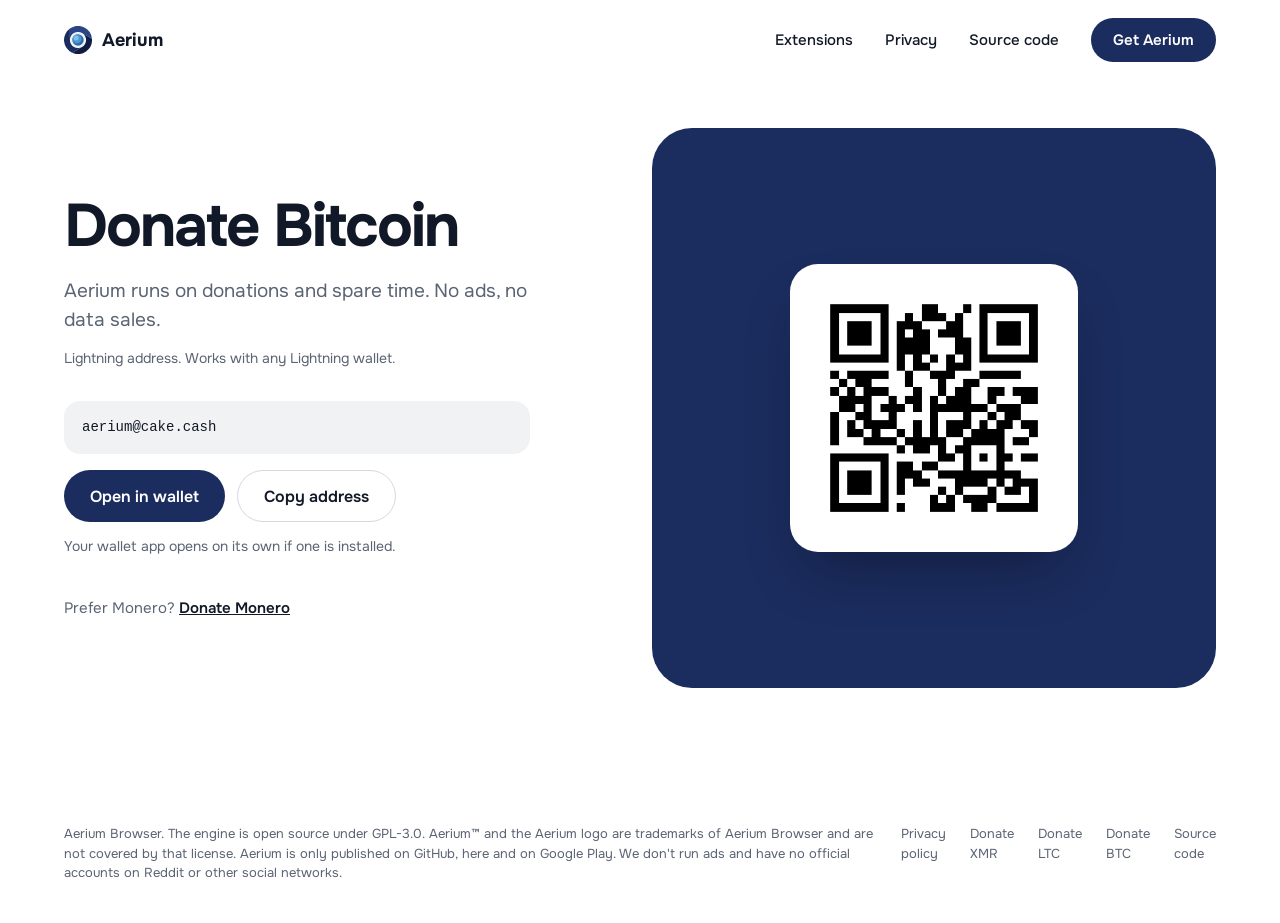
<file: donate/btc/index.html>
<!DOCTYPE html>
<html lang="en">
<head>
<meta charset="UTF-8">
<meta name="viewport" content="width=device-width, initial-scale=1.0">
<title>Donate Bitcoin to Aerium</title>
<meta name="description" content="Support Aerium with a Bitcoin Lightning donation. Scan the QR code, open your wallet or copy the address.">
<meta name="robots" content="index, follow">
<link rel="canonical" href="https://aeriumbrowser.com/donate/btc/">
<meta property="og:type" content="website">
<meta property="og:site_name" content="Aerium">
<meta property="og:url" content="https://aeriumbrowser.com/donate/btc/">
<meta property="og:title" content="Donate Bitcoin to Aerium">
<meta property="og:description" content="Support Aerium with a Bitcoin Lightning donation. Scan the QR code, open your wallet or copy the address.">
<meta property="og:image" content="https://aeriumbrowser.com/brand/social-card.png">
<meta property="og:image:width" content="1200">
<meta property="og:image:height" content="630">
<meta name="twitter:card" content="summary_large_image">
<meta name="twitter:title" content="Donate Bitcoin to Aerium">
<meta name="twitter:description" content="Support Aerium with a Bitcoin Lightning donation. Scan the QR code, open your wallet or copy the address.">
<meta name="twitter:image" content="https://aeriumbrowser.com/brand/social-card.png">
<meta name="color-scheme" content="light dark">
<meta name="theme-color" content="#ffffff" media="(prefers-color-scheme: light)">
<meta name="theme-color" content="#0e1116" media="(prefers-color-scheme: dark)">

<meta http-equiv="refresh" content="0; url=lightning:aerium@cake.cash">
<link rel="icon" href="/favicon.ico" sizes="48x48">
<link rel="icon" href="/favicon.svg" type="image/svg+xml">
<link rel="apple-touch-icon" href="/apple-touch-icon.png">
<link rel="preload" href="/fonts/onest-latin.woff2" as="font" type="font/woff2" crossorigin>
<link rel="stylesheet" href="/page.css">
</head>
<body>
<div class="wrap">

<header>
 <a class="brand" href="/">
  <svg width="28" height="28" viewBox="0 0 512 512" aria-hidden="true"><path d="M330 384.17 149.1 488.61A256 256 0 0 1 108 47.12L108 256A148 148 0 0 0 330 384.17Z" fill="#1B2C5E"/><path d="M108 256 108 47.12A256 256 0 0 1 510.9 232.27L330 127.83A148 148 0 0 0 108 256Z" fill="#2A4485"/><path d="M330 127.83 510.9 232.27A256 256 0 0 1 149.1 488.61L330 384.17A148 148 0 0 0 330 127.83Z" fill="#111C42"/><circle cx="256" cy="256" r="134" fill="#E9F1FB"/><circle cx="256" cy="256" r="104" fill="#2C6BAE"/><circle cx="238" cy="236" r="82" fill="#4C97CF"/><circle cx="222" cy="218" r="46" fill="#7FC4E4"/></svg>
  Aerium
 </a>
 <nav>
  <a href="/#extensions">Extensions</a>
  <a href="/#privacy">Privacy</a>
  <a href="https://github.com/aerium-browser/aerium-browser-core">Source code</a>
  <a class="pill" href="/#download">Get Aerium</a>
 </nav>
</header>

<main>
 <div class="text">
  <h1>Donate Bitcoin</h1>
  <p class="lead">Aerium runs on donations and spare time. No ads, no data sales.</p>
  <p class="hint">Lightning address. Works with any Lightning wallet.</p>
  <div class="addr" id="addr">aerium@cake.cash</div>
  <div class="actions">
   <a class="btn btn-primary" href="lightning:aerium@cake.cash">Open in wallet</a>
   <button class="btn btn-ghost" id="copy" type="button">Copy address</button>
  </div>
  <p class="hint">Your wallet app opens on its own if one is installed.</p>
  <p class="other">Prefer Monero? <a href="/donate/xmr/">Donate Monero</a></p>
 </div>
 <div class="panel">
  <div class="qr"><img src="qr.png" width="240" height="240" alt="Bitcoin Lightning donation QR code"></div>
 </div>
</main>

<footer>
 <span>Aerium Browser. The engine is open source under GPL-3.0. Aerium&trade; and the Aerium logo are trademarks of Aerium Browser and are not covered by that license. Aerium is only published on GitHub, here and on Google Play. We don't run ads and have no official accounts on Reddit or other social networks.</span>
 <nav>
  <a href="/privacy/">Privacy policy</a>
  <a href="/donate/xmr/">Donate XMR</a>
  <a href="/donate/ltc/">Donate LTC</a>
  <a href="/donate/btc/">Donate BTC</a>
  <a href="https://github.com/aerium-browser/aerium-browser-core">Source code</a>
 </nav>
</footer>

</div>
<script>
(function () {
  "use strict";
  var button = document.getElementById("copy");
  var address = document.getElementById("addr");
  function done() {
    button.textContent = "Copied";
    setTimeout(function () { button.textContent = "Copy address"; }, 2000);
  }
  function select() {
    var range = document.createRange();
    range.selectNodeContents(address);
    var selection = window.getSelection();
    selection.removeAllRanges();
    selection.addRange(range);
  }
  button.addEventListener("click", function () {
    if (navigator.clipboard && navigator.clipboard.writeText) {
      navigator.clipboard.writeText(address.textContent.trim()).then(done, select);
    } else {
      select();
    }
  });
})();
</script>
</body>
</html>
</file>
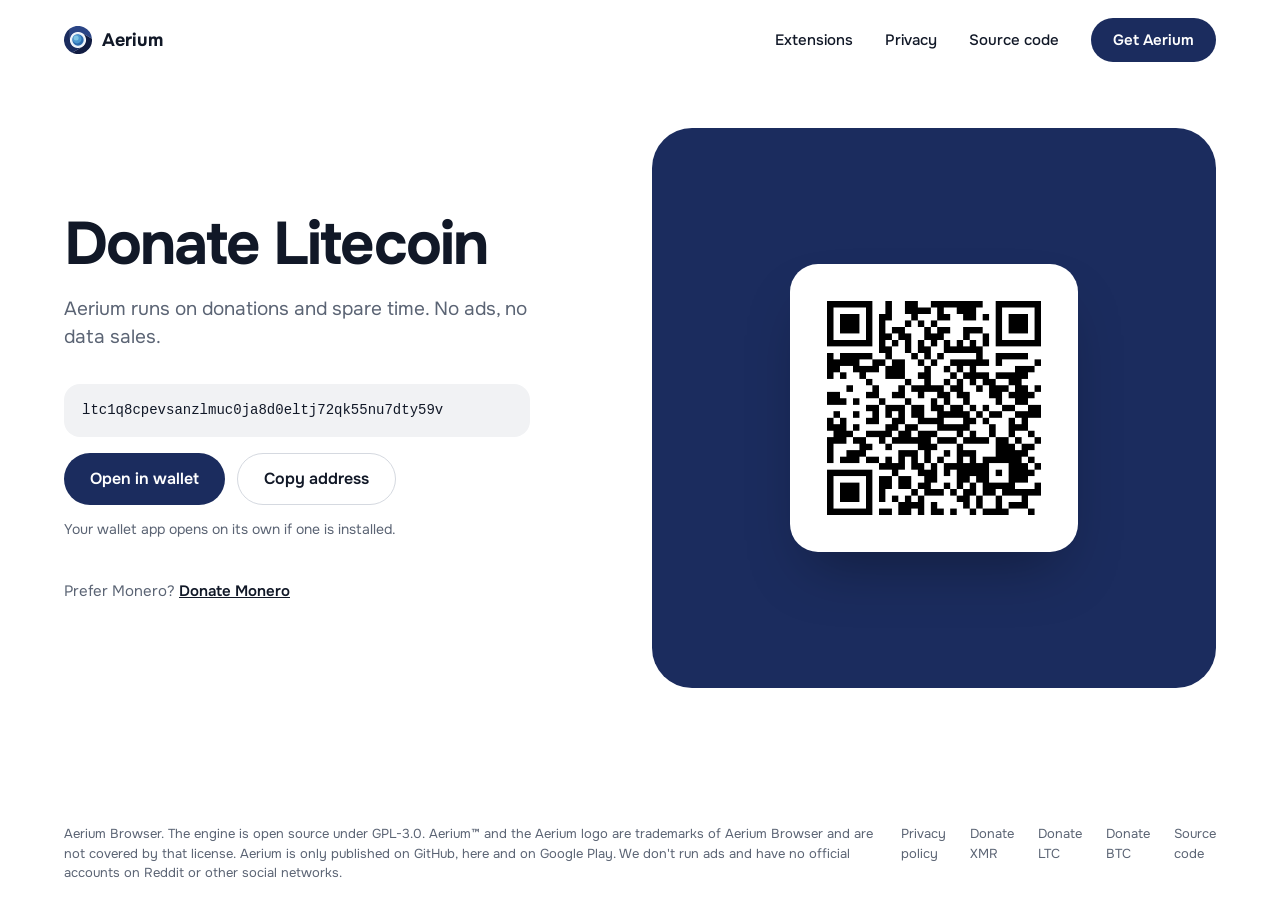
<file: donate/ltc/index.html>
<!DOCTYPE html>
<html lang="en">
<head>
<meta charset="UTF-8">
<meta name="viewport" content="width=device-width, initial-scale=1.0">
<title>Donate Litecoin to Aerium</title>
<meta name="description" content="Support Aerium with a Litecoin donation. Scan the QR code, open your wallet or copy the address.">
<meta name="robots" content="index, follow">
<link rel="canonical" href="https://aeriumbrowser.com/donate/ltc/">
<meta property="og:type" content="website">
<meta property="og:site_name" content="Aerium">
<meta property="og:url" content="https://aeriumbrowser.com/donate/ltc/">
<meta property="og:title" content="Donate Litecoin to Aerium">
<meta property="og:description" content="Support Aerium with a Litecoin donation. Scan the QR code, open your wallet or copy the address.">
<meta property="og:image" content="https://aeriumbrowser.com/brand/social-card.png">
<meta property="og:image:width" content="1200">
<meta property="og:image:height" content="630">
<meta name="twitter:card" content="summary_large_image">
<meta name="twitter:title" content="Donate Litecoin to Aerium">
<meta name="twitter:description" content="Support Aerium with a Litecoin donation. Scan the QR code, open your wallet or copy the address.">
<meta name="twitter:image" content="https://aeriumbrowser.com/brand/social-card.png">
<meta name="color-scheme" content="light dark">
<meta name="theme-color" content="#ffffff" media="(prefers-color-scheme: light)">
<meta name="theme-color" content="#0e1116" media="(prefers-color-scheme: dark)">
<meta http-equiv="refresh" content="0; url=litecoin:ltc1q8cpevsanzlmuc0ja8d0eltj72qk55nu7dty59v">
<link rel="icon" href="/favicon.ico" sizes="48x48">
<link rel="icon" href="/favicon.svg" type="image/svg+xml">
<link rel="apple-touch-icon" href="/apple-touch-icon.png">
<link rel="preload" href="/fonts/onest-latin.woff2" as="font" type="font/woff2" crossorigin>
<link rel="stylesheet" href="/page.css">
</head>
<body>
<div class="wrap">

<header>
 <a class="brand" href="/">
  <svg width="28" height="28" viewBox="0 0 512 512" aria-hidden="true"><path d="M330 384.17 149.1 488.61A256 256 0 0 1 108 47.12L108 256A148 148 0 0 0 330 384.17Z" fill="#1B2C5E"/><path d="M108 256 108 47.12A256 256 0 0 1 510.9 232.27L330 127.83A148 148 0 0 0 108 256Z" fill="#2A4485"/><path d="M330 127.83 510.9 232.27A256 256 0 0 1 149.1 488.61L330 384.17A148 148 0 0 0 330 127.83Z" fill="#111C42"/><circle cx="256" cy="256" r="134" fill="#E9F1FB"/><circle cx="256" cy="256" r="104" fill="#2C6BAE"/><circle cx="238" cy="236" r="82" fill="#4C97CF"/><circle cx="222" cy="218" r="46" fill="#7FC4E4"/></svg>
  Aerium
 </a>
 <nav>
  <a href="/#extensions">Extensions</a>
  <a href="/#privacy">Privacy</a>
  <a href="https://github.com/aerium-browser/aerium-browser-core">Source code</a>
  <a class="pill" href="/#download">Get Aerium</a>
 </nav>
</header>

<main>
 <div class="text">
  <h1>Donate Litecoin</h1>
  <p class="lead">Aerium runs on donations and spare time. No ads, no data sales.</p>
  <div class="addr" id="addr">ltc1q8cpevsanzlmuc0ja8d0eltj72qk55nu7dty59v</div>
  <div class="actions">
   <a class="btn btn-primary" href="litecoin:ltc1q8cpevsanzlmuc0ja8d0eltj72qk55nu7dty59v">Open in wallet</a>
   <button class="btn btn-ghost" id="copy" type="button">Copy address</button>
  </div>
  <p class="hint">Your wallet app opens on its own if one is installed.</p>
  <p class="other">Prefer Monero? <a href="/donate/xmr/">Donate Monero</a></p>
 </div>
 <div class="panel">
  <div class="qr"><img src="qr.png" width="240" height="240" alt="Litecoin donation QR code"></div>
 </div>
</main>

<footer>
 <span>Aerium Browser. The engine is open source under GPL-3.0. Aerium&trade; and the Aerium logo are trademarks of Aerium Browser and are not covered by that license. Aerium is only published on GitHub, here and on Google Play. We don't run ads and have no official accounts on Reddit or other social networks.</span>
 <nav>
  <a href="/privacy/">Privacy policy</a>
  <a href="/donate/xmr/">Donate XMR</a>
  <a href="/donate/ltc/">Donate LTC</a>
  <a href="/donate/btc/">Donate BTC</a>
  <a href="https://github.com/aerium-browser/aerium-browser-core">Source code</a>
 </nav>
</footer>

</div>
<script>
(function () {
  "use strict";
  var button = document.getElementById("copy");
  var address = document.getElementById("addr");
  function done() {
    button.textContent = "Copied";
    setTimeout(function () { button.textContent = "Copy address"; }, 2000);
  }
  function select() {
    var range = document.createRange();
    range.selectNodeContents(address);
    var selection = window.getSelection();
    selection.removeAllRanges();
    selection.addRange(range);
  }
  button.addEventListener("click", function () {
    if (navigator.clipboard && navigator.clipboard.writeText) {
      navigator.clipboard.writeText(address.textContent.trim()).then(done, select);
    } else {
      select();
    }
  });
})();
</script>
</body>
</html>
</file>
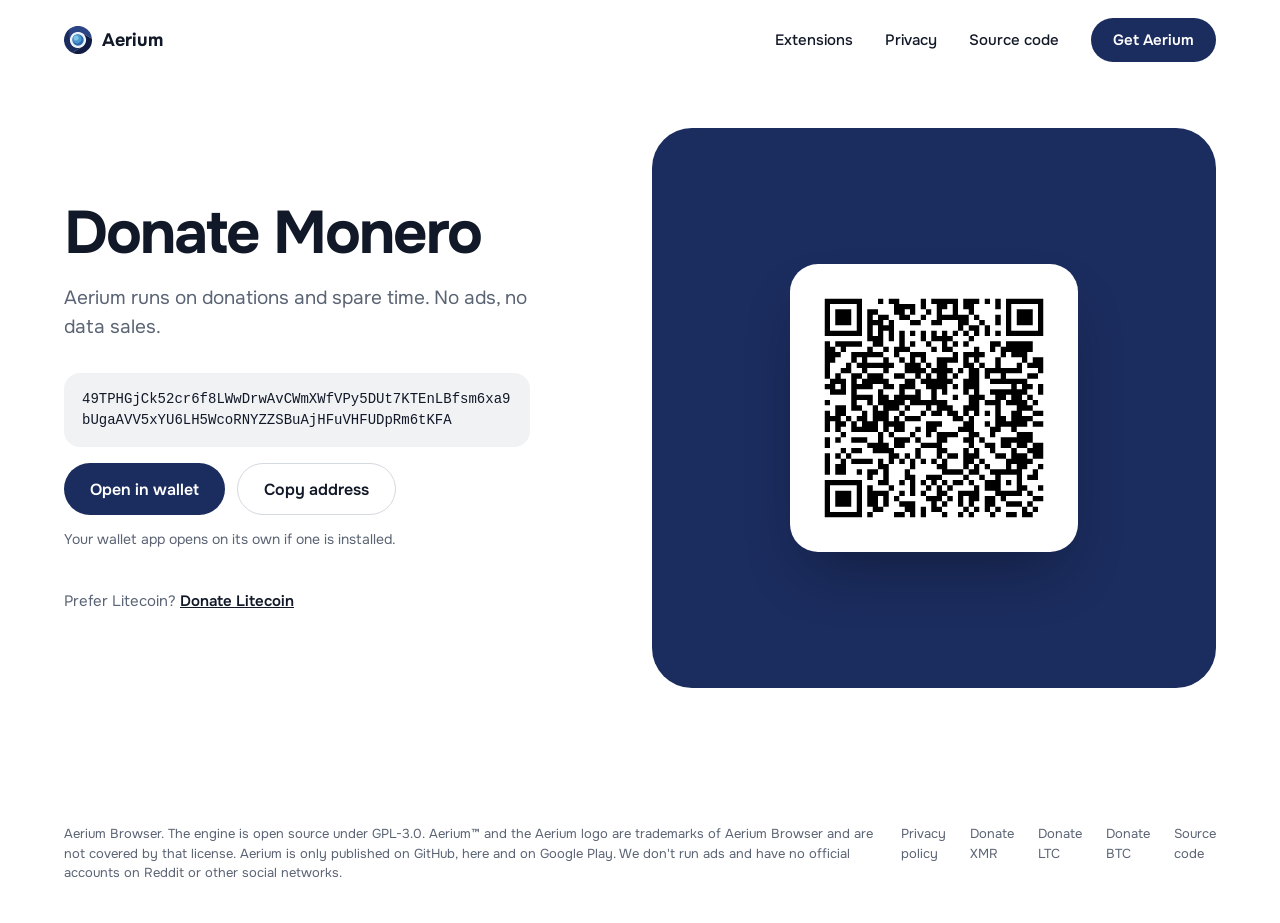
<file: donate/xmr/index.html>
<!DOCTYPE html>
<html lang="en">
<head>
<meta charset="UTF-8">
<meta name="viewport" content="width=device-width, initial-scale=1.0">
<title>Donate Monero to Aerium</title>
<meta name="description" content="Support Aerium with a Monero donation. Scan the QR code, open your wallet or copy the address.">
<meta name="robots" content="index, follow">
<link rel="canonical" href="https://aeriumbrowser.com/donate/xmr/">
<meta property="og:type" content="website">
<meta property="og:site_name" content="Aerium">
<meta property="og:url" content="https://aeriumbrowser.com/donate/xmr/">
<meta property="og:title" content="Donate Monero to Aerium">
<meta property="og:description" content="Support Aerium with a Monero donation. Scan the QR code, open your wallet or copy the address.">
<meta property="og:image" content="https://aeriumbrowser.com/brand/social-card.png">
<meta property="og:image:width" content="1200">
<meta property="og:image:height" content="630">
<meta name="twitter:card" content="summary_large_image">
<meta name="twitter:title" content="Donate Monero to Aerium">
<meta name="twitter:description" content="Support Aerium with a Monero donation. Scan the QR code, open your wallet or copy the address.">
<meta name="twitter:image" content="https://aeriumbrowser.com/brand/social-card.png">
<meta name="color-scheme" content="light dark">
<meta name="theme-color" content="#ffffff" media="(prefers-color-scheme: light)">
<meta name="theme-color" content="#0e1116" media="(prefers-color-scheme: dark)">
<meta http-equiv="refresh" content="0; url=monero:49TPHGjCk52cr6f8LWwDrwAvCWmXWfVPy5DUt7KTEnLBfsm6xa9bUgaAVV5xYU6LH5WcoRNYZZSBuAjHFuVHFUDpRm6tKFA">
<link rel="icon" href="/favicon.ico" sizes="48x48">
<link rel="icon" href="/favicon.svg" type="image/svg+xml">
<link rel="apple-touch-icon" href="/apple-touch-icon.png">
<link rel="preload" href="/fonts/onest-latin.woff2" as="font" type="font/woff2" crossorigin>
<link rel="stylesheet" href="/page.css">
</head>
<body>
<div class="wrap">

<header>
 <a class="brand" href="/">
  <svg width="28" height="28" viewBox="0 0 512 512" aria-hidden="true"><path d="M330 384.17 149.1 488.61A256 256 0 0 1 108 47.12L108 256A148 148 0 0 0 330 384.17Z" fill="#1B2C5E"/><path d="M108 256 108 47.12A256 256 0 0 1 510.9 232.27L330 127.83A148 148 0 0 0 108 256Z" fill="#2A4485"/><path d="M330 127.83 510.9 232.27A256 256 0 0 1 149.1 488.61L330 384.17A148 148 0 0 0 330 127.83Z" fill="#111C42"/><circle cx="256" cy="256" r="134" fill="#E9F1FB"/><circle cx="256" cy="256" r="104" fill="#2C6BAE"/><circle cx="238" cy="236" r="82" fill="#4C97CF"/><circle cx="222" cy="218" r="46" fill="#7FC4E4"/></svg>
  Aerium
 </a>
 <nav>
  <a href="/#extensions">Extensions</a>
  <a href="/#privacy">Privacy</a>
  <a href="https://github.com/aerium-browser/aerium-browser-core">Source code</a>
  <a class="pill" href="/#download">Get Aerium</a>
 </nav>
</header>

<main>
 <div class="text">
  <h1>Donate Monero</h1>
  <p class="lead">Aerium runs on donations and spare time. No ads, no data sales.</p>
  <div class="addr" id="addr">49TPHGjCk52cr6f8LWwDrwAvCWmXWfVPy5DUt7KTEnLBfsm6xa9bUgaAVV5xYU6LH5WcoRNYZZSBuAjHFuVHFUDpRm6tKFA</div>
  <div class="actions">
   <a class="btn btn-primary" href="monero:49TPHGjCk52cr6f8LWwDrwAvCWmXWfVPy5DUt7KTEnLBfsm6xa9bUgaAVV5xYU6LH5WcoRNYZZSBuAjHFuVHFUDpRm6tKFA">Open in wallet</a>
   <button class="btn btn-ghost" id="copy" type="button">Copy address</button>
  </div>
  <p class="hint">Your wallet app opens on its own if one is installed.</p>
  <p class="other">Prefer Litecoin? <a href="/donate/ltc/">Donate Litecoin</a></p>
 </div>
 <div class="panel">
  <div class="qr"><img src="qr.png" width="240" height="240" alt="Monero donation QR code"></div>
 </div>
</main>

<footer>
 <span>Aerium Browser. The engine is open source under GPL-3.0. Aerium&trade; and the Aerium logo are trademarks of Aerium Browser and are not covered by that license. Aerium is only published on GitHub, here and on Google Play. We don't run ads and have no official accounts on Reddit or other social networks.</span>
 <nav>
  <a href="/privacy/">Privacy policy</a>
  <a href="/donate/xmr/">Donate XMR</a>
  <a href="/donate/ltc/">Donate LTC</a>
  <a href="/donate/btc/">Donate BTC</a>
  <a href="https://github.com/aerium-browser/aerium-browser-core">Source code</a>
 </nav>
</footer>

</div>
<script>
(function () {
  "use strict";
  var button = document.getElementById("copy");
  var address = document.getElementById("addr");
  function done() {
    button.textContent = "Copied";
    setTimeout(function () { button.textContent = "Copy address"; }, 2000);
  }
  function select() {
    var range = document.createRange();
    range.selectNodeContents(address);
    var selection = window.getSelection();
    selection.removeAllRanges();
    selection.addRange(range);
  }
  button.addEventListener("click", function () {
    if (navigator.clipboard && navigator.clipboard.writeText) {
      navigator.clipboard.writeText(address.textContent.trim()).then(done, select);
    } else {
      select();
    }
  });
})();
</script>
</body>
</html>
</file>
<file: page.css>
@font-face{font-family:"Onest"; font-style:normal; font-weight:100 900; font-display:swap; src:url(/fonts/onest-latin.woff2) format("woff2"); unicode-range:U+0000-00FF,U+0131,U+0152-0153,U+02BB-02BC,U+02C6,U+02DA,U+02DC,U+0304,U+0308,U+0329,U+2000-206F,U+20AC,U+2122,U+2191,U+2193,U+2212,U+2215,U+FEFF,U+FFFD}
@font-face{font-family:"Onest"; font-style:normal; font-weight:100 900; font-display:swap; src:url(/fonts/onest-latin-ext.woff2) format("woff2"); unicode-range:U+0100-02BA,U+02BD-02C5,U+02C7-02CC,U+02CE-02D7,U+02DD-02FF,U+0304,U+0308,U+0329,U+1D00-1DBF,U+1E00-1E9F,U+1EF2-1EFF,U+2020,U+20A0-20AB,U+20AD-20C0,U+2113,U+2C60-2C7F,U+A720-A7FF}
:root{
 --bg:#ffffff; --fg:#111827; --dim:#5b6474; --line:#d5d9e0;
 --navy:#1b2c5e; --on-navy:#ffffff; --panel-b:#f1f2f4;
}
@media (prefers-color-scheme:dark){
 :root{
  --bg:#0e1116; --fg:#eef1f6; --dim:#a3abba; --line:#2a303b;
  --navy:#22386f; --panel-b:#171a20;
 }
}
*{box-sizing:border-box}
html{scrollbar-width:thin; scrollbar-color:rgba(128,128,128,.4) transparent}
::-webkit-scrollbar{width:8px; height:8px; background:transparent}
::-webkit-scrollbar-track{background:transparent}
::-webkit-scrollbar-thumb{background:rgba(128,128,128,.4); border-radius:8px; border:2px solid transparent; background-clip:content-box}
body{margin:0; background:var(--bg); color:var(--fg); font-family:"Onest",system-ui,-apple-system,"Segoe UI",sans-serif; line-height:1.5; -webkit-font-smoothing:antialiased}
a{color:inherit}
.wrap{max-width:1440px; min-height:100vh; margin:0 auto; padding:0 64px; display:flex; flex-direction:column}

header{height:80px; flex:none; display:flex; align-items:center; justify-content:space-between}
.brand{display:flex; align-items:center; gap:10px; text-decoration:none; font-size:18px; font-weight:700}
header nav{display:flex; align-items:center; gap:32px; font-size:15px; font-weight:500}
header nav a{text-decoration:none}
header nav a:not(.pill):hover{color:var(--dim)}
.pill{display:inline-flex; align-items:center; height:44px; padding:0 22px; border-radius:22px; background:var(--navy); color:var(--on-navy); font-weight:600; text-decoration:none}

main{flex:1; display:grid; grid-template-columns:repeat(12,minmax(0,1fr)); column-gap:24px; align-items:center; padding:48px 0 96px}
.text{grid-column:span 5}
h1{margin:0; font-size:60px; font-weight:700; line-height:1.02; letter-spacing:-.035em}
.lead{margin:20px 0 0; font-size:19px; color:var(--dim)}
.addr{margin:32px 0 0; padding:16px 18px; border-radius:16px; background:var(--panel-b); font:14px/1.5 ui-monospace,"SF Mono",Menlo,Consolas,monospace; word-break:break-all}
.actions{display:flex; gap:12px; margin-top:16px}
.btn{display:inline-flex; align-items:center; justify-content:center; height:52px; padding:0 26px; border-radius:26px; font:600 16px "Onest",system-ui,sans-serif; text-decoration:none; cursor:pointer; white-space:nowrap; transition:opacity .15s}
.btn:hover{opacity:.88}
.btn-primary{background:var(--navy); color:var(--on-navy); border:0}
.btn-ghost{background:transparent; color:var(--fg); border:1px solid var(--line)}
.hint{margin:14px 0 0; font-size:14px; color:var(--dim)}
.other{margin:40px 0 0; font-size:15px; color:var(--dim)}
.other a{color:var(--fg); font-weight:600}

.panel{grid-column:7 / span 6; height:560px; border-radius:40px; background:var(--navy); display:flex; align-items:center; justify-content:center}
.qr{padding:24px; border-radius:28px; background:#ffffff; box-shadow:0 30px 60px -20px rgba(0,0,0,.35)}
.qr img{display:block; width:240px; height:240px}

footer{flex:none; padding:40px 0; display:flex; justify-content:space-between; gap:24px; font-size:13px; color:var(--dim)}
footer nav{display:flex; gap:24px}
footer nav a{text-decoration:none}
footer nav a:hover{color:var(--fg)}

@media (max-width:900px){
 .wrap{padding:0 24px}
 header{height:60px}
 header nav a:not(.pill){display:none}
 main{display:flex; flex-direction:column; align-items:stretch; padding:32px 0 56px}
 h1{font-size:40px}
 .lead{font-size:17px; margin-top:14px}
 .panel{order:-1; margin:0 -8px 32px; height:360px; border-radius:32px}
 .qr img{width:200px; height:200px}
 .actions{flex-direction:column}
 footer{flex-direction:column-reverse; padding:32px 0}
}
</file>
